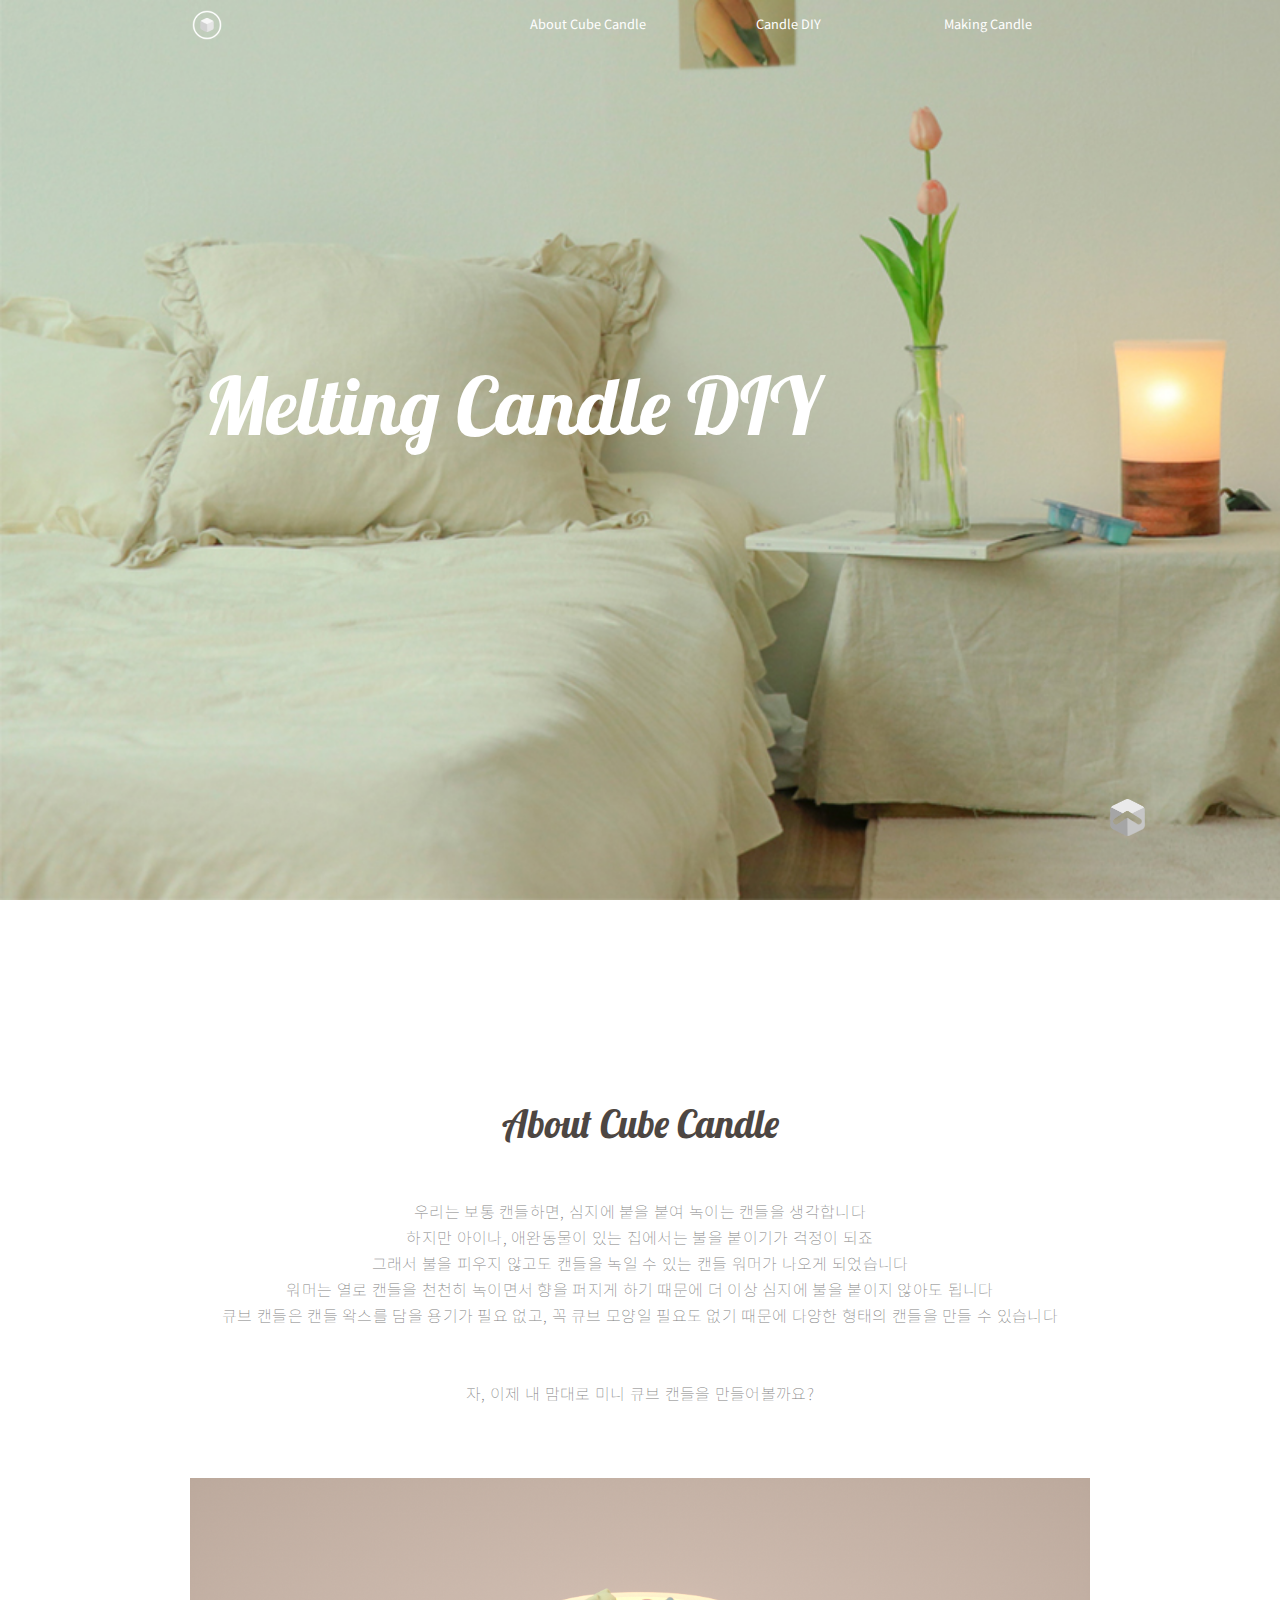
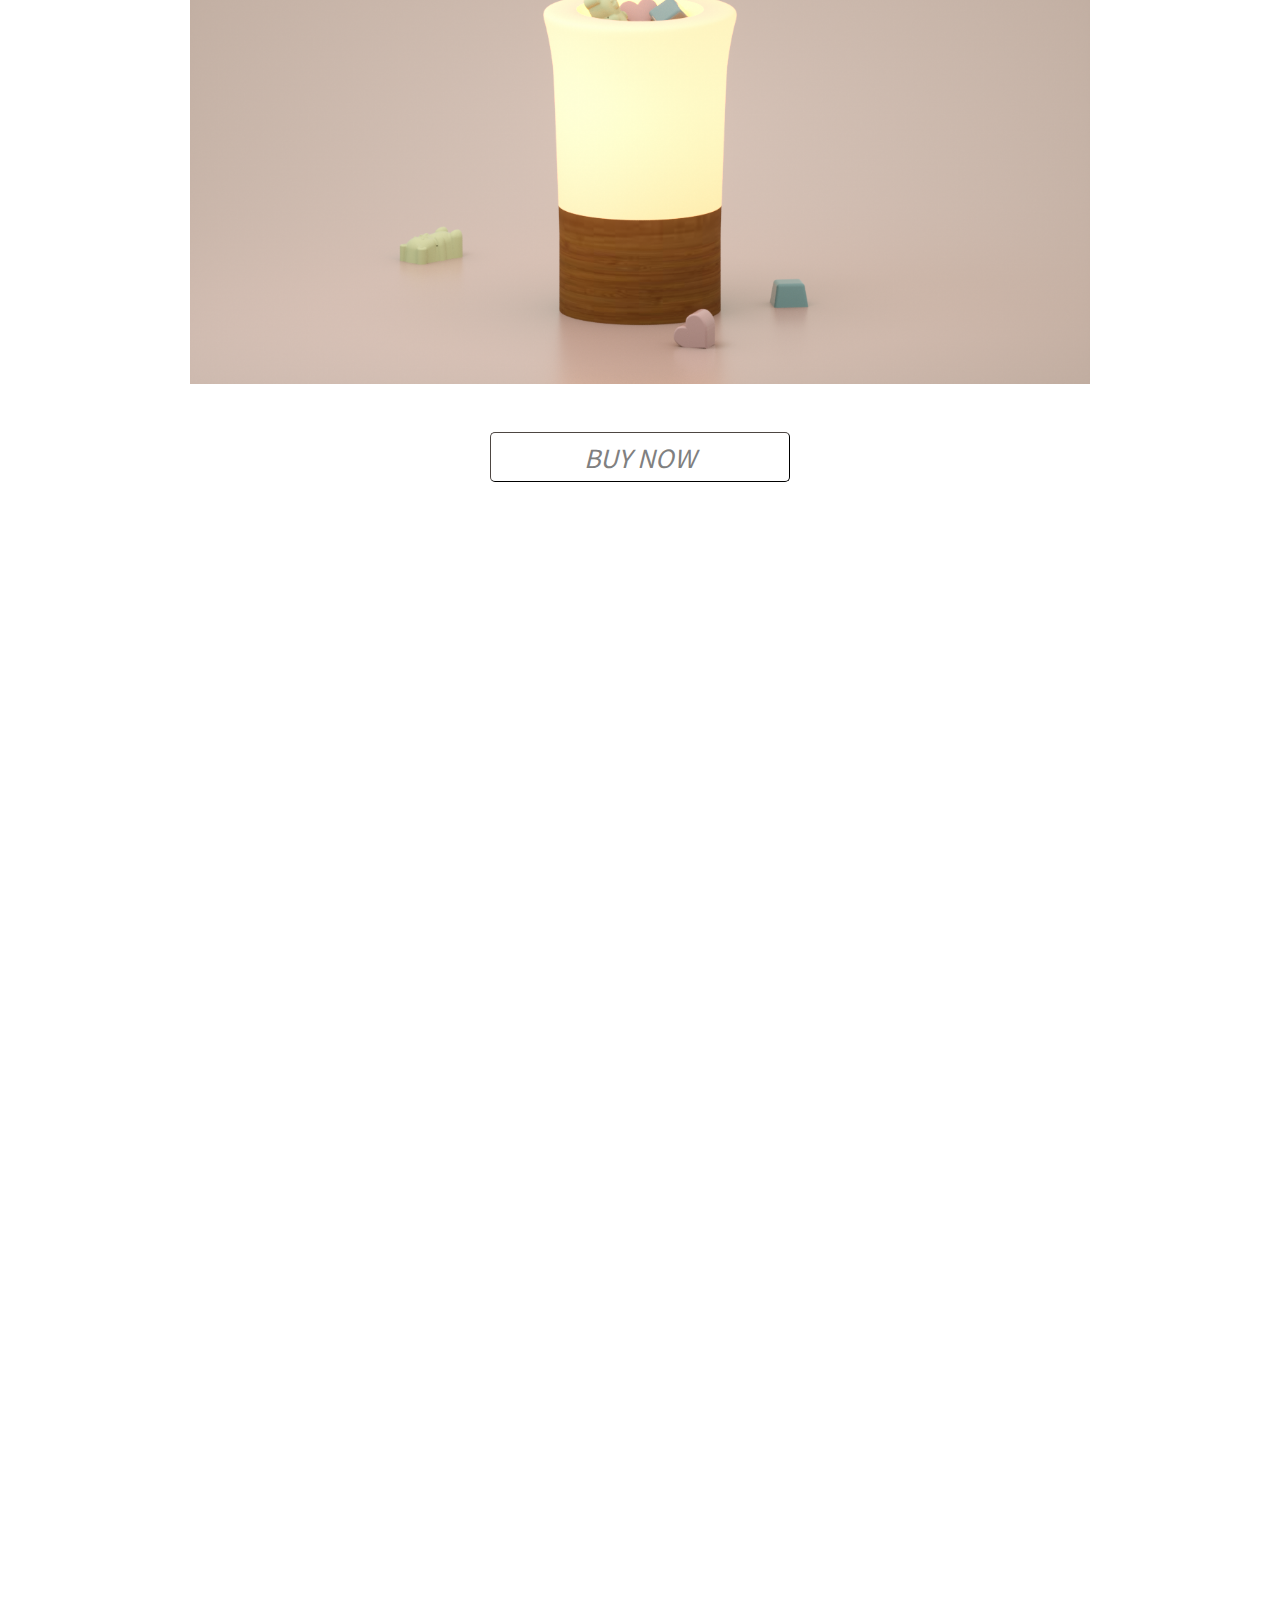
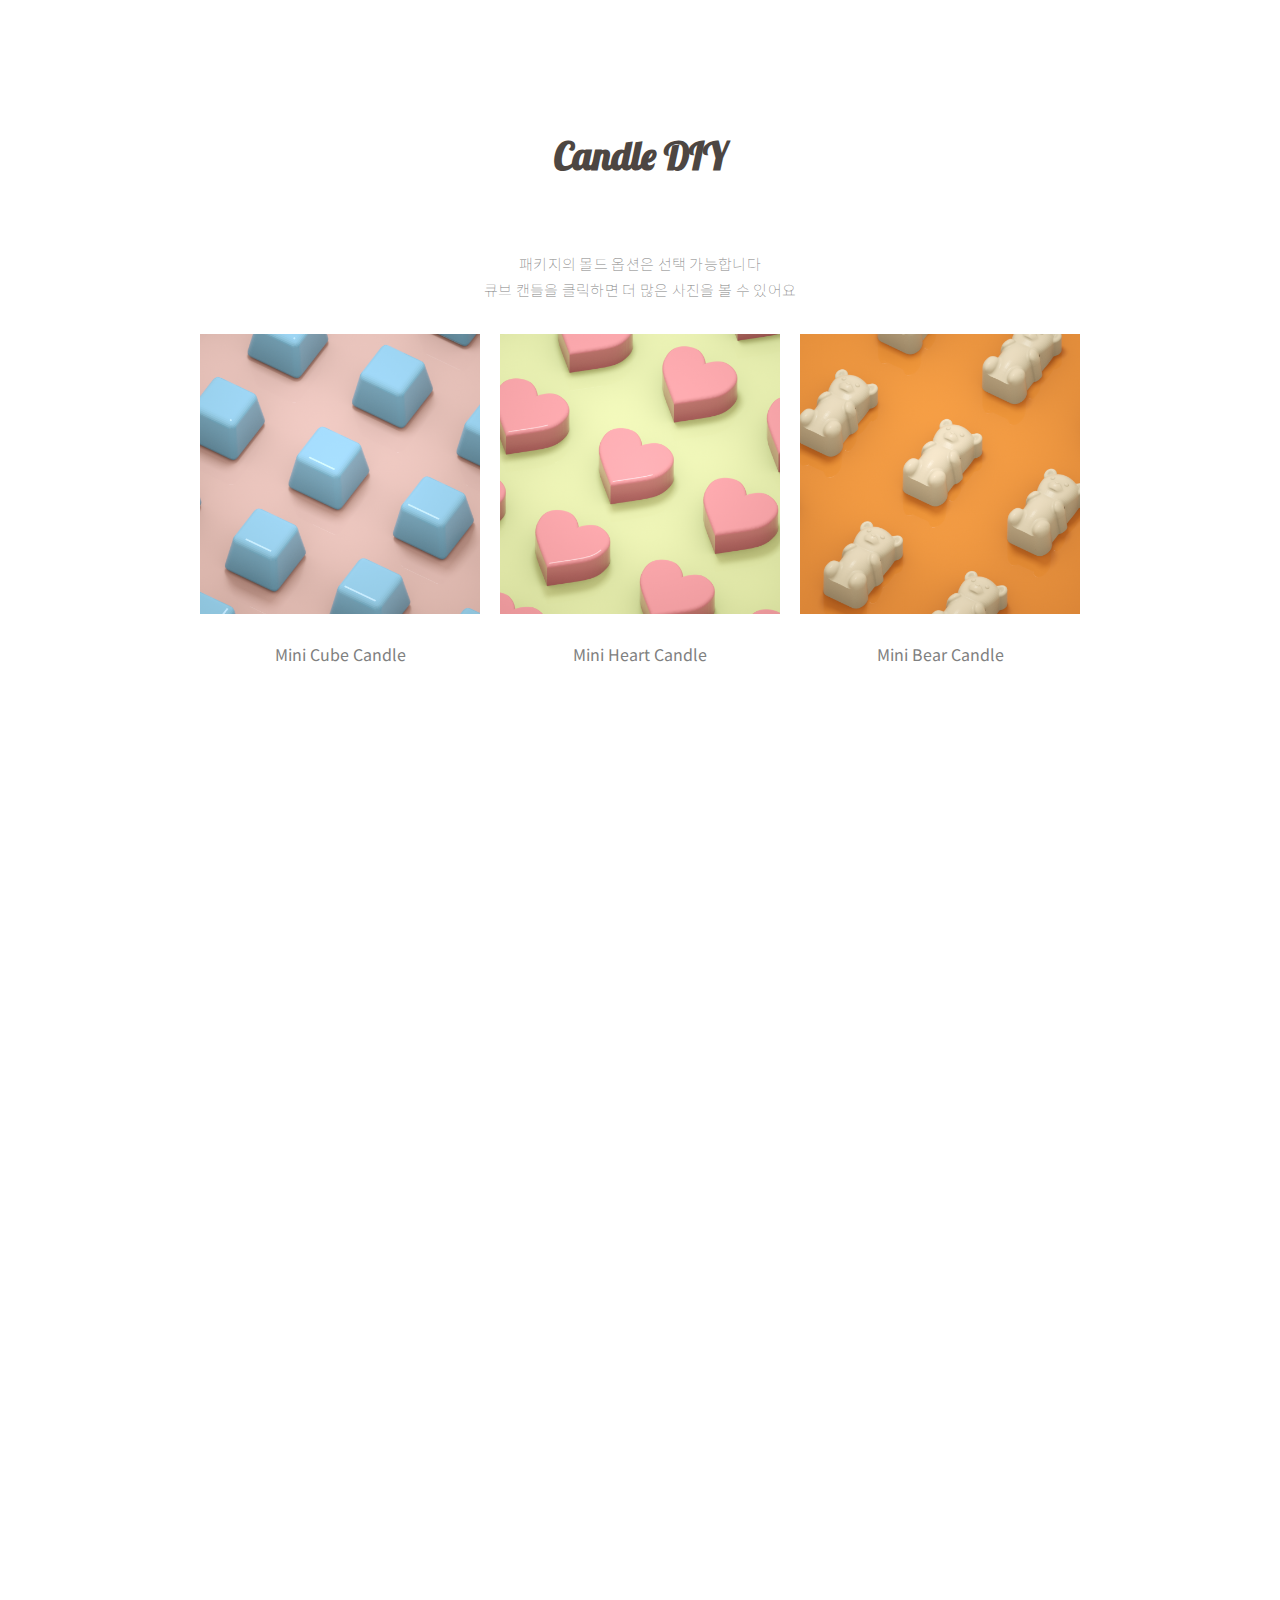
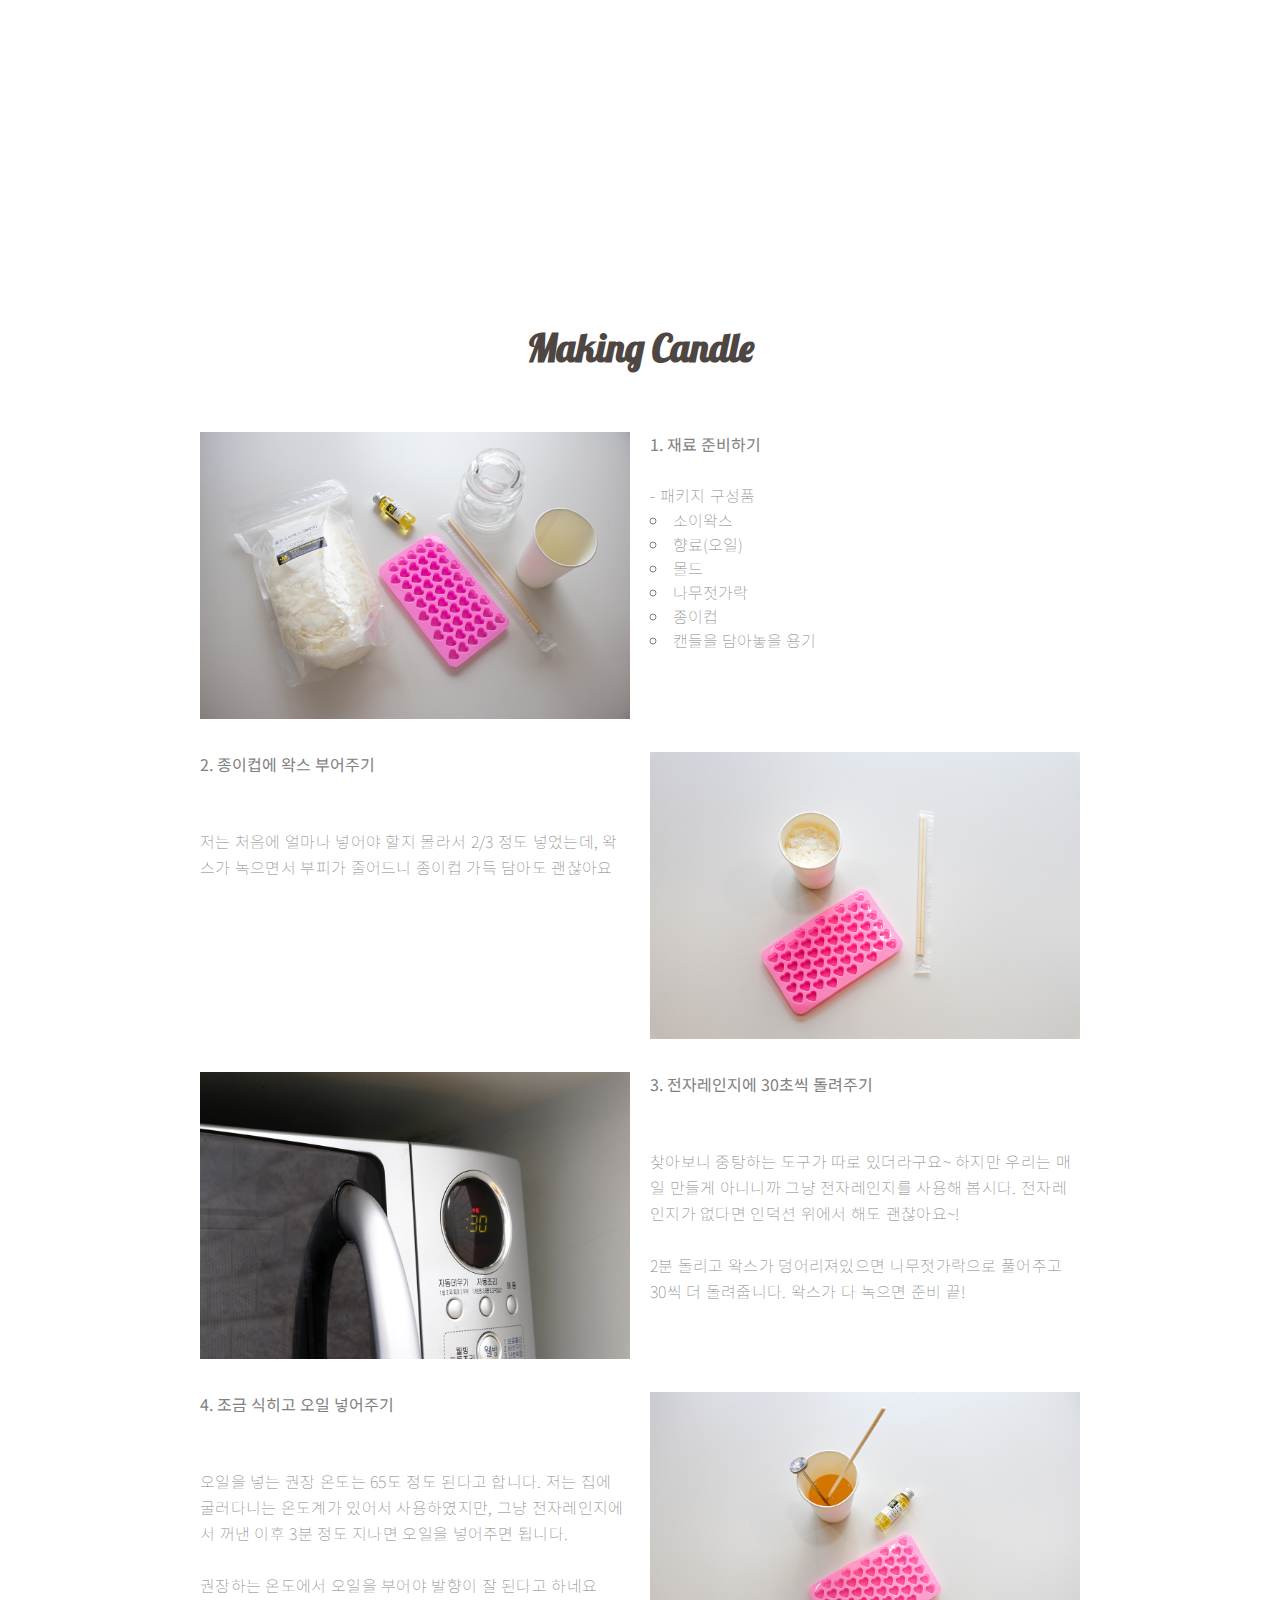
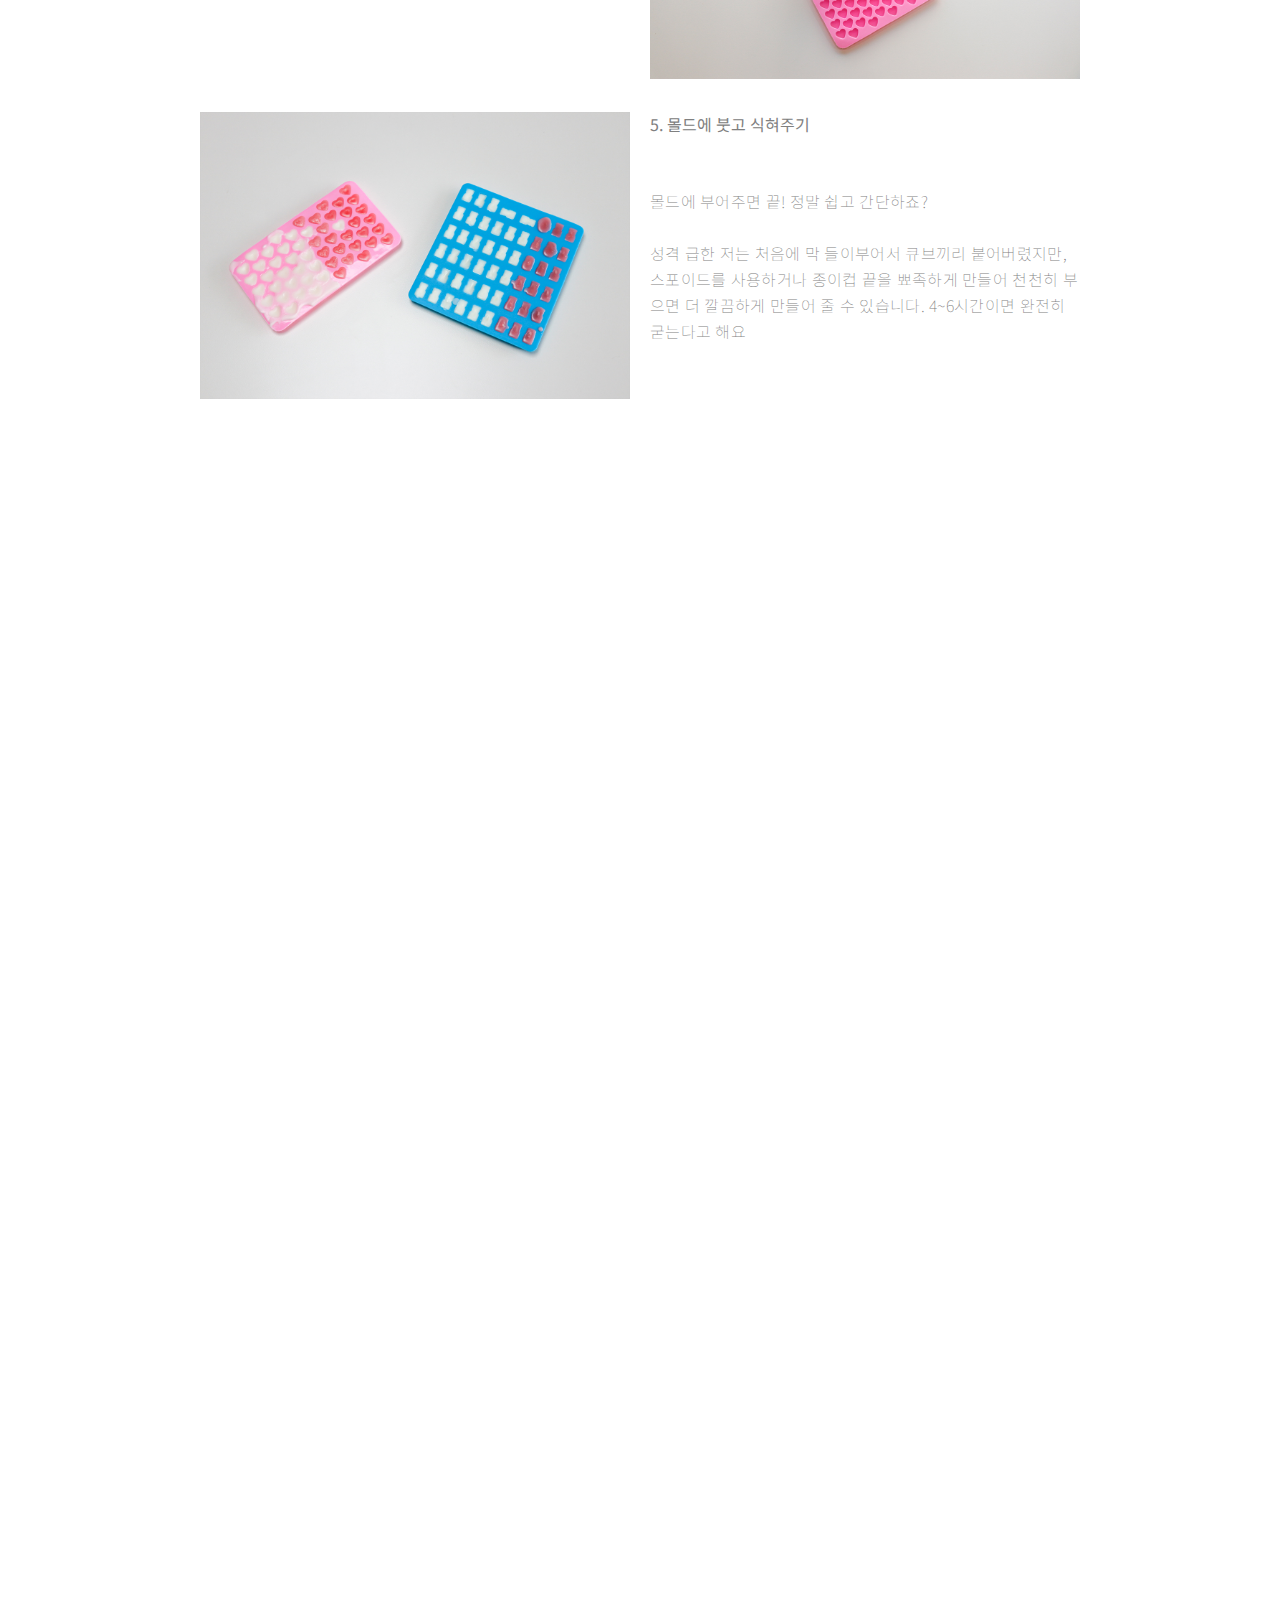
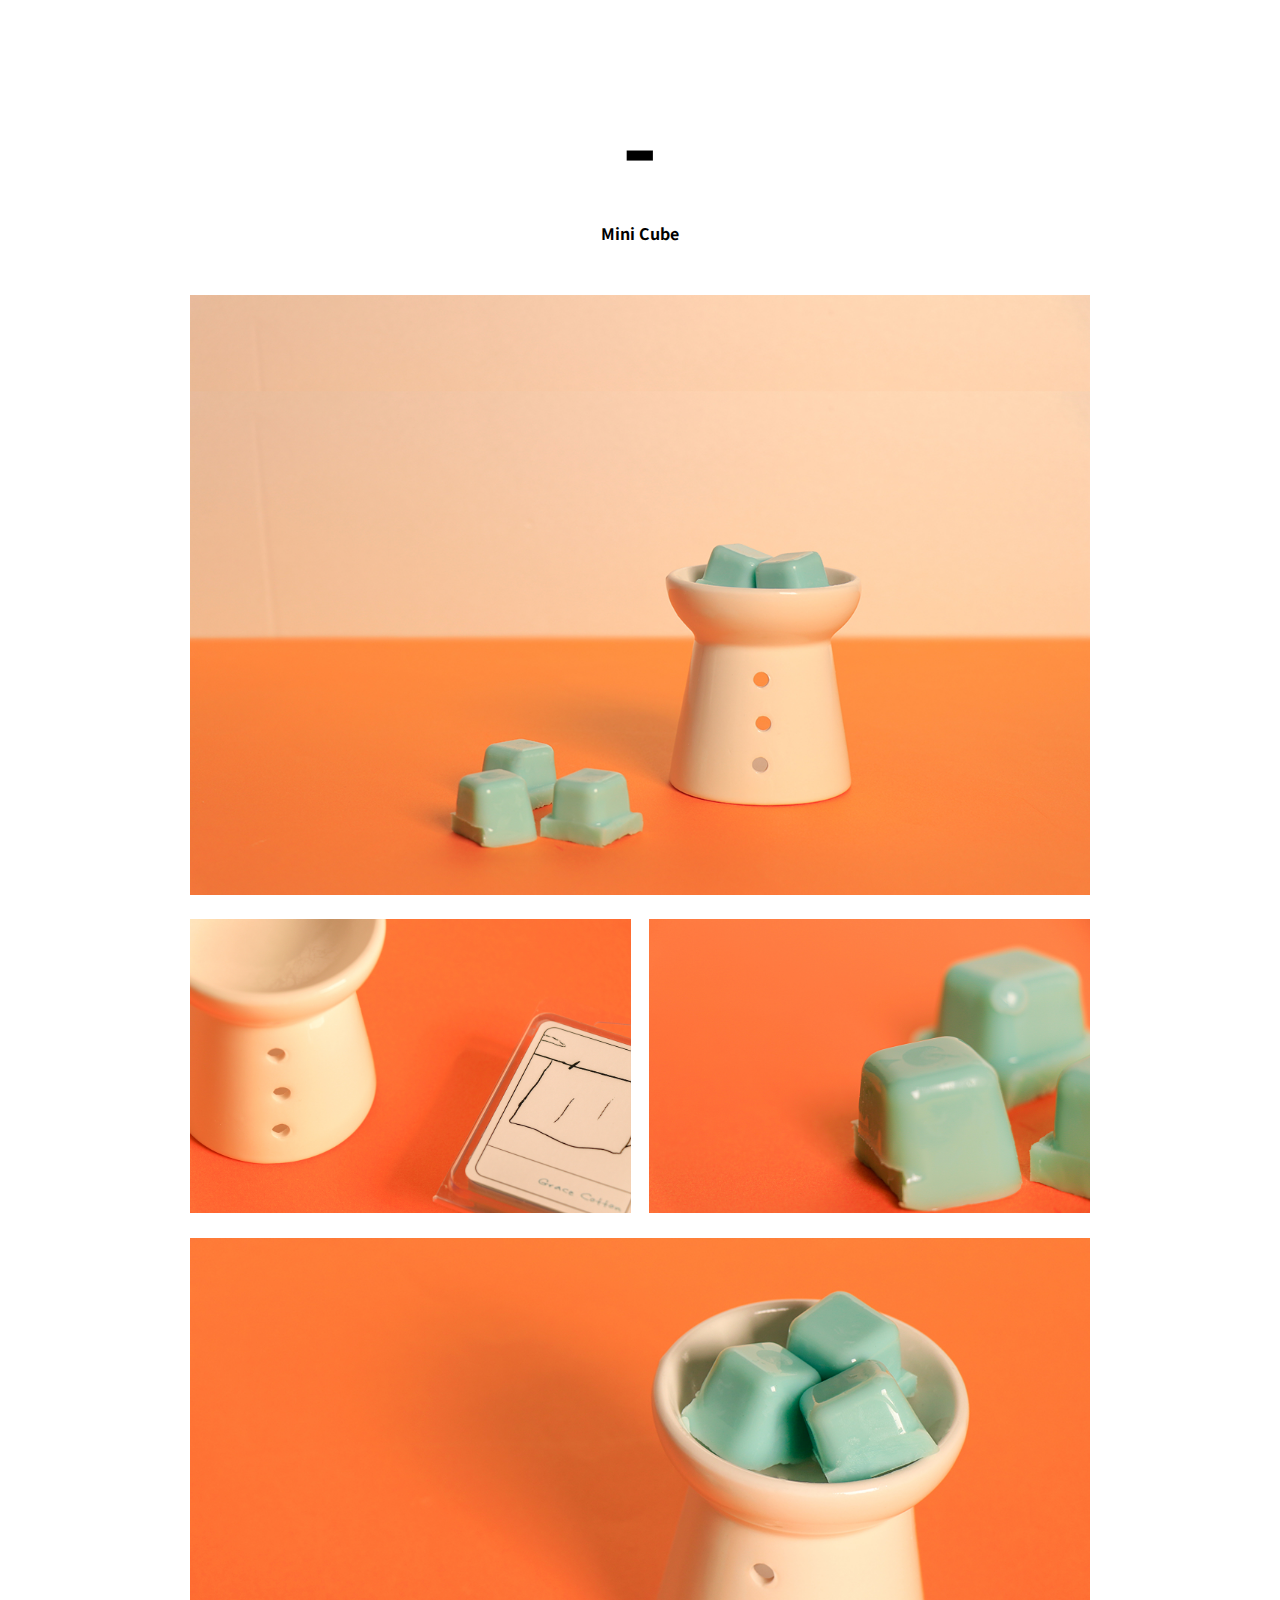
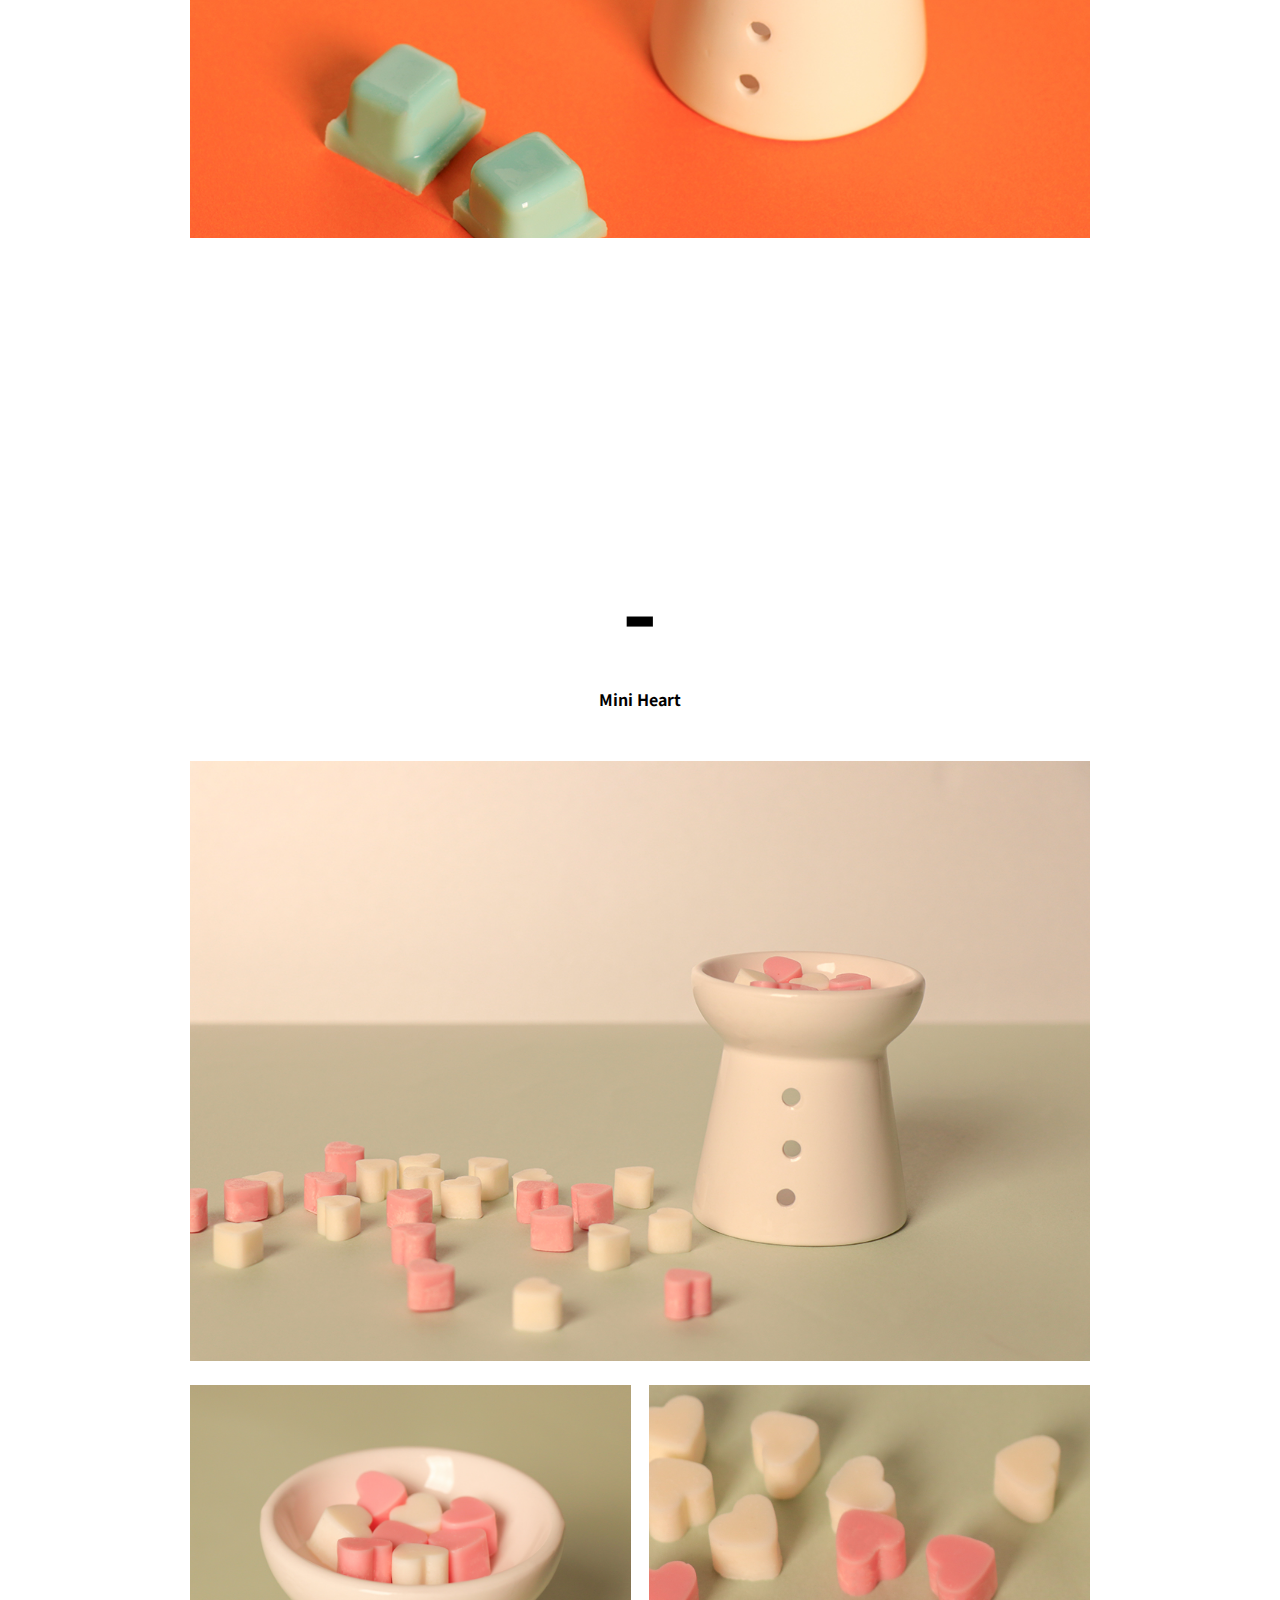
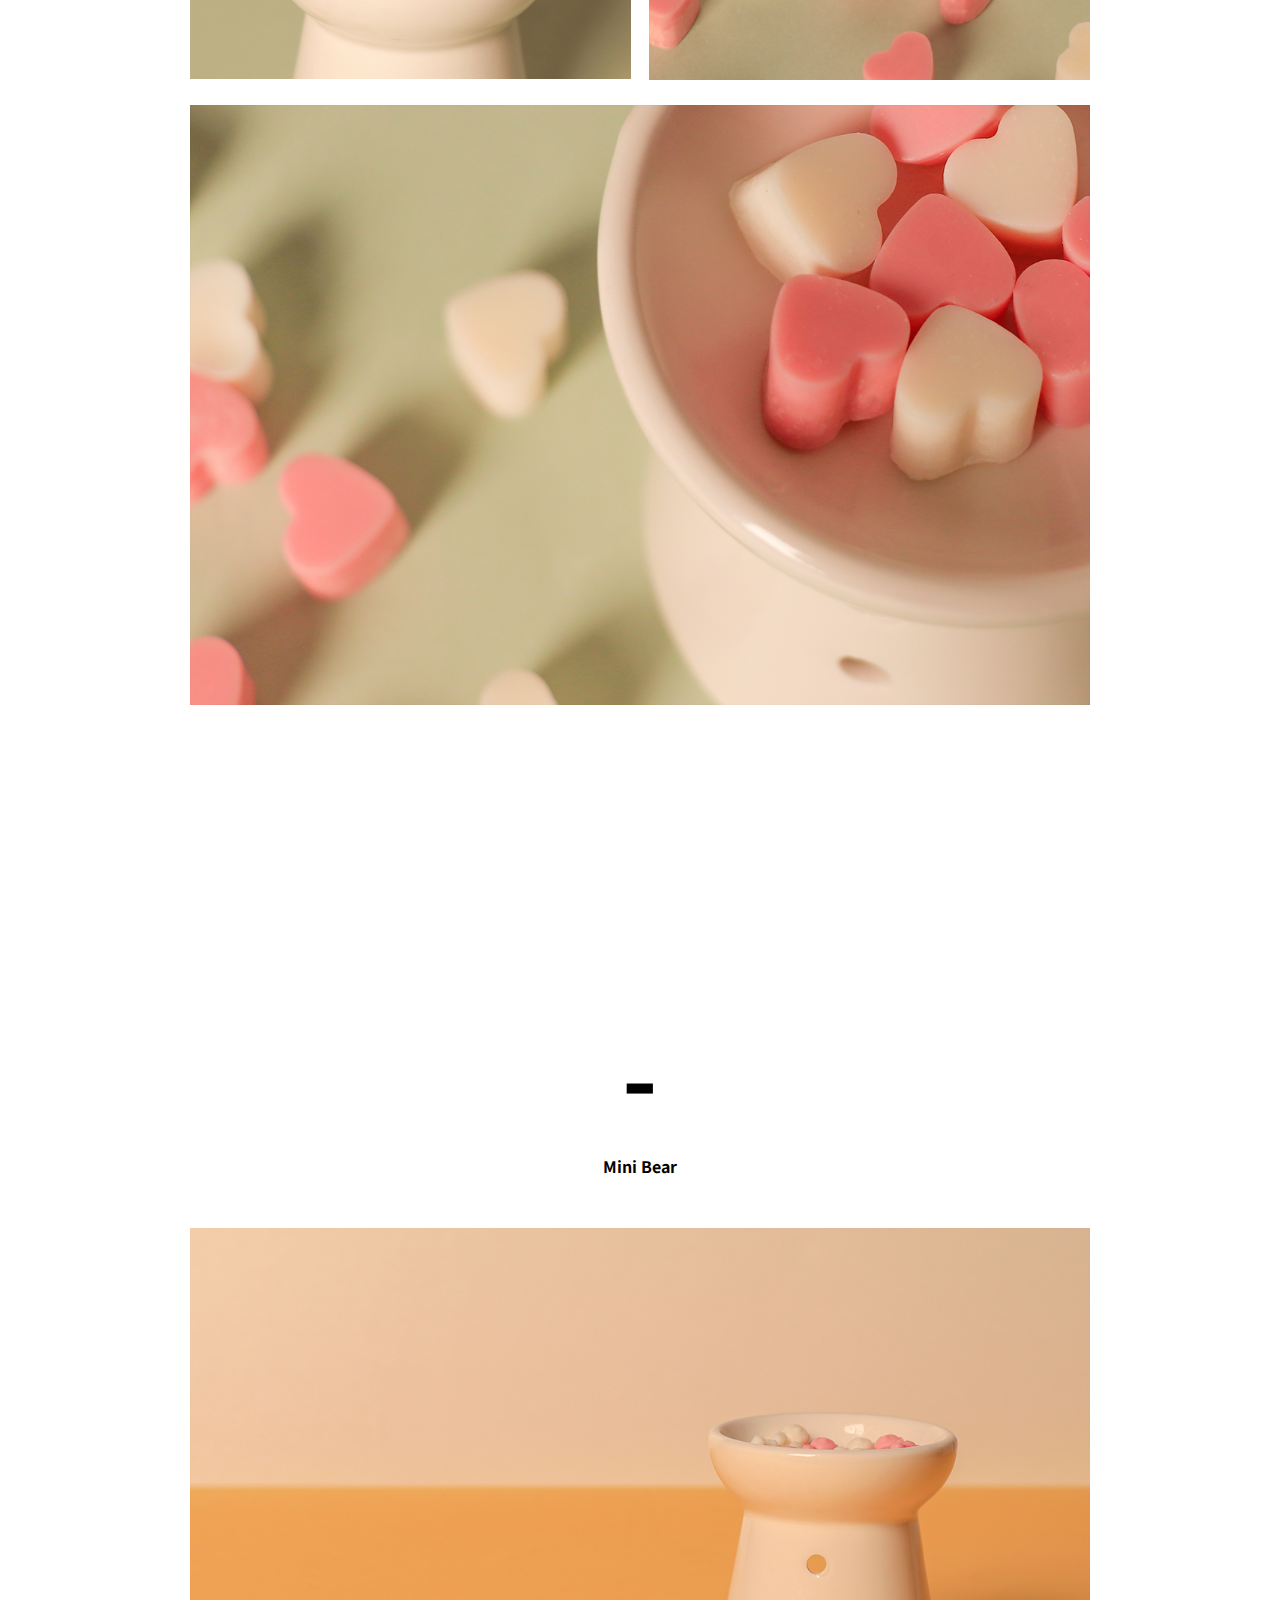
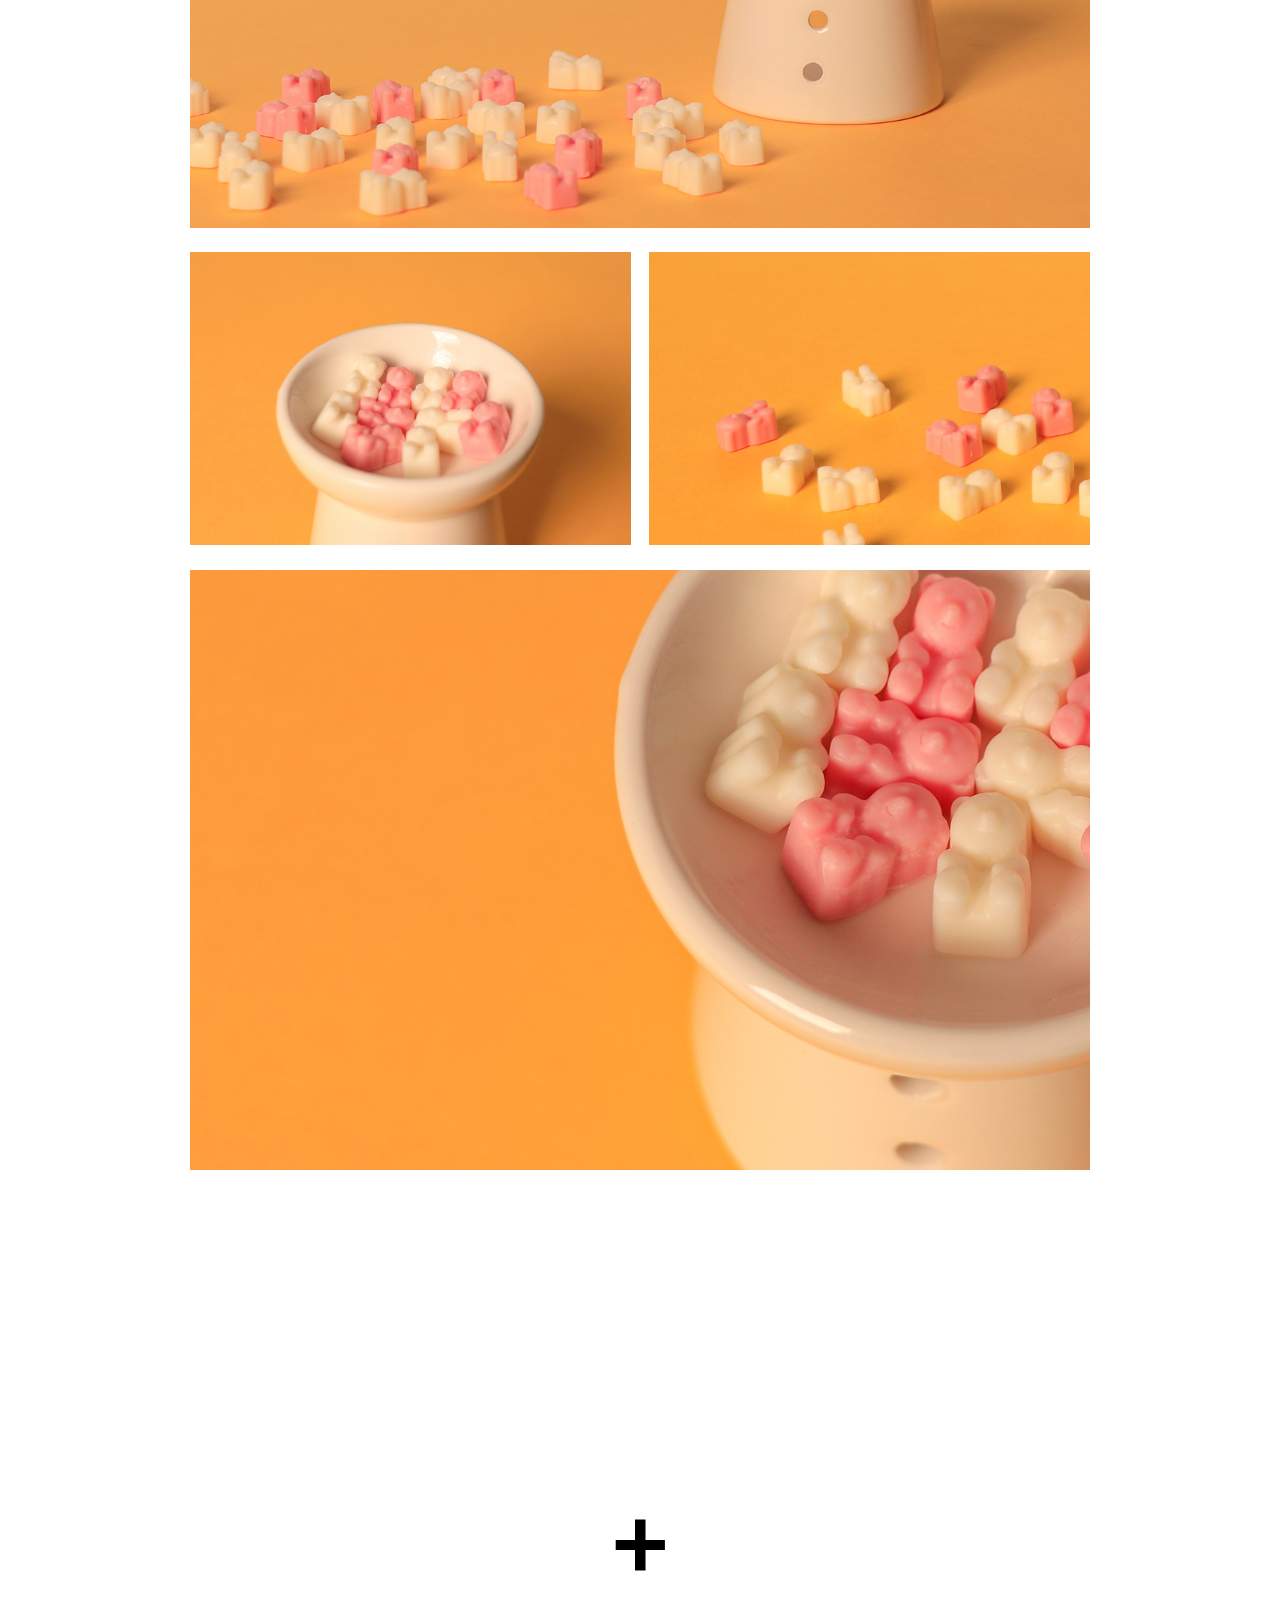
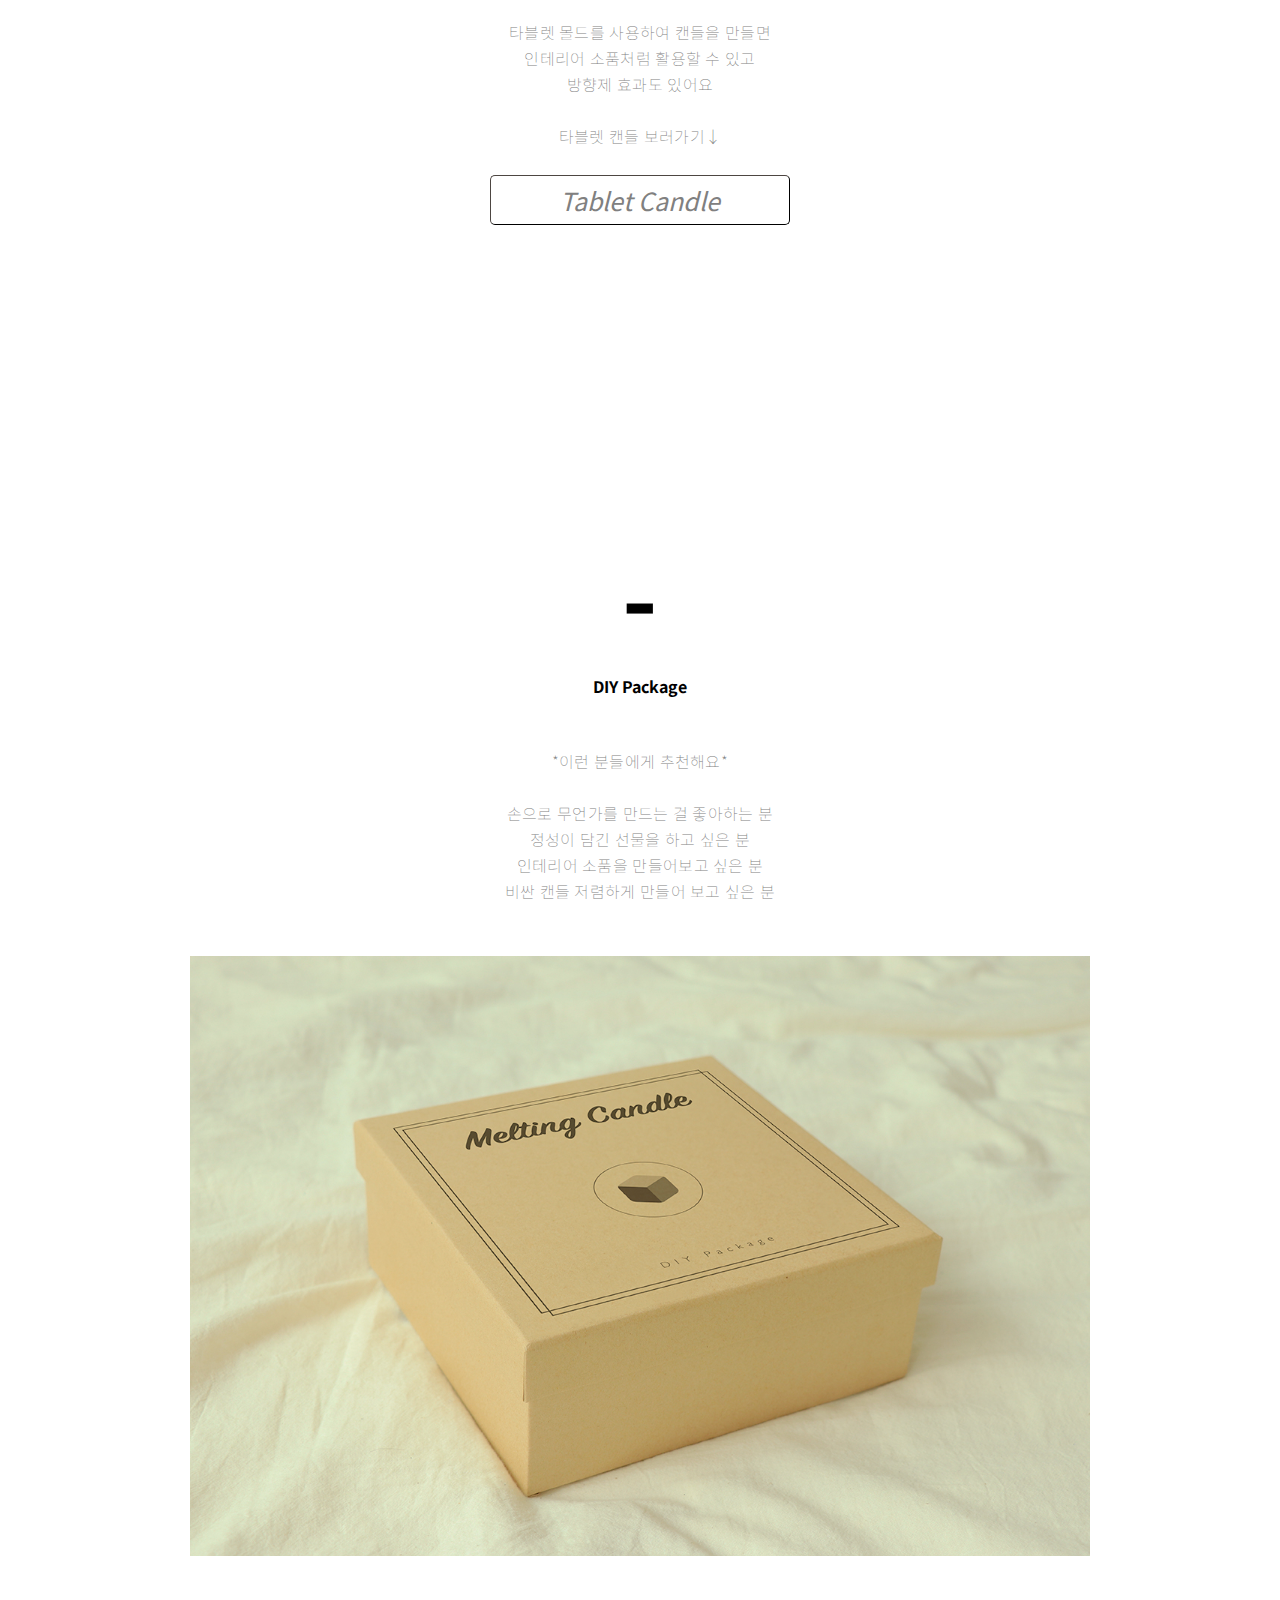
<file: index.html>
<!DOCTYPE html>
<html>
<head>
	<title>2만원의 행복</title>
	<meta name="description" content="나만의 DIY Melting Candle 만들기!">
	<mata property="og:type" content="website">
	<mata property="og:url" content="https://jinju8275.github.io/2020-5-15-jinju/">
	<mata property="og:image" content="./img/img1.jpg">
	<mata property="og:title" content="Melting Candle DIY">
	<mata property="og:discripyion" content="나만의 DIY Melting Candle만들기!">



	<link href="https://fonts.googleapis.com/css?family=Noto+Sans+KR:300,400,500,700,900&display=swap&subset=korean" rel="stylesheet">
	
	<link href="https://fonts.googleapis.com/css2?family=Lobster&display=swap" rel="stylesheet">

	<link rel="shortcut icon" href="favicon.ico" type="image/x-icon">
	<link rel="icon" href="favicon.ico" type="image/x-icon">

	<link rel="stylesheet" type="text/css" href="./css/style.css">
	

</head>
<body>
	
	<header class="bg-header">
		<nav>
		<div class="logo">
			<a href="index.html">
				<img src="./img/img0.png">
			</a>
		</div>
		<ul>
			<li>
				<a href="#d1">About Cube Candle</a>
			</li>
			<li>
				<a href="#d2">Candle DIY</a>
			</li>
			<li>
				<a href="#d3">Making Candle</a>
			</li>
		</ul>
		</nav>
		<h1>Melting Candle DIY</h1>
	</header>
	<section id="d1">
		<h2>About Cube Candle</h2>
		<div class="f-section">
		<p class="korean">우리는 보통 캔들하면, 심지에 붙을 붙여 녹이는 캔들을 생각합니다<br>하지만 아이나, 애완동물이 있는 집에서는 불을 붙이기가 걱정이 되죠<br>그래서 불을 피우지 않고도 캔들을 녹일 수 있는 캔들 워머가 나오게 되었습니다<br>워머는 열로 캔들을 천천히 녹이면서 향을 퍼지게 하기 때문에 더 이상 심지에 불을 붙이지 않아도 됩니다<br>큐브 캔들은 캔들 왁스를 담을 용기가 필요 없고, 꼭 큐브 모양일 필요도 없기 때문에 다양한 형태의 캔들을 만들 수 있습니다<br><br><br>자, 이제 내 맘대로 미니 큐브 캔들을 만들어볼까요?</p>
		<br>
		<br>
		<br>
			
		</div>
		<img src="./img/img2.png">

		<div class="btn-wrap">
			<br><br>
		<button class="btn1"><a href="index1.html">BUY NOW</a></button>
		</div>
			
	</section>

	<div class="band-banner1"></div>

	<section id="d2">
		<h3>Candle DIY</h3>
	<div class="s-section">
		<br>
		<p>패키지의 몰드 옵션은 선택 가능합니다<br>큐브 캔들을 클릭하면 더 많은 사진을 볼 수 있어요</p>
		<br>
	</div>
		<div class="item-wrap1">
			<div class="item1">
					<img src="./img/img4.png"/>
					<div class="image-cover">
						<p><a href="#m1">More Images</a></p>
					</div>
			</div>
			<div class="item1">
				<img src="./img/img5.png"/>
				<div class="image-cover">
					<p><a href="#m2">More Images</a></p>
				</div>
		</div>
			<div class="item1">
				<img src="./img/img6.png"/>
				<div class="image-cover">
					<p><a href="#m3">More Images</a></p>
				</div>
			</div>
		</div>
		<div class="item-wrap3">
			<div class="item3">
					Mini Cube Candle
			</div>
			<div class="item3">
				Mini Heart Candle
			</div>
			<div class="item3">
				Mini Bear Candle
			</div>
		</div>
	</section>
	<div class="band-banner2"></div>


	
	<section id="d3">
	<h3>Making Candle</h3>
		<div class="item-wrap2">
			<div class="item2">
				<img src="./img/img7.jpg"/>
			</div>
			<div class="item2">
				<h6>1. 재료 준비하기</h6>
				<p class="korean">
					<br>
					- 패키지 구성품</p>

					<ol>
						<li class="korean">소이왁스</li>
						<li class="korean">향료(오일)</li>
						<li class="korean">몰드</li>
						<li class="korean">나무젓가락</li>
						<li class="korean">종이컵</li>
						<li class="korean">캔들을 담아놓을 용기</li>
					</ol>

			</div>
		</div>

		<div class="item-wrap2">
			<div class="item2">
				<h6>2. 종이컵에 왁스 부어주기</h6>
				<p class="korean">
					<br><br>저는 처음에 얼마나 넣어야 할지 몰라서 2/3 정도 넣었는데, 왁스가 녹으면서 부피가 줄어드니 종이컵 가득 담아도 괜찮아요</p>
			</div>
			<div class="item2">
				<img src="./img/img8.jpg"/>
			</div>
		</div>

		<div class="item-wrap2">
			<div class="item2">
				<img src="./img/img9.jpg"/>
			</div>
			<div class="item2">
				<h6>3. 전자레인지에 30초씩 돌려주기</h6>
				<p class="korean"><br><br>찾아보니 중탕하는 도구가 따로 있더라구요~ 하지만 우리는 매일 만들게 아니니까 그냥 전자레인지를 사용해 봅시다. 전자레인지가 없다면 인덕션 위에서 해도 괜찮아요~!<br><br>2분 돌리고 왁스가 덩어리져있으면 나무젓가락으로 풀어주고 30씩 더 돌려줍니다. 왁스가 다 녹으면 준비 끝!</p>
			</div>
		</div>

		<div class="item-wrap2">
			<div class="item2">
				<h6>4. 조금 식히고 오일 넣어주기</h6>
				<p class="korean"><br><br>오일을 넣는 권장 온도는 65도 정도 된다고 합니다. 저는 집에 굴러다니는 온도계가 있어서 사용하였지만, 그냥 전자레인지에서 꺼낸 이후 3분 정도 지나면 오일을 넣어주면 됩니다.<br><br> 권장하는 온도에서 오일을 부어야 발향이 잘 된다고 하네요</p>
			</div>
			<div class="item2">
				<img src="./img/img10.jpg"/>
			</div>
		</div>

		<div class="item-wrap2">
			<div class="item2">
				<img src="./img/img11.jpg"/>
			</div>
			<div class="item2">
				<h6>5. 몰드에 붓고 식혀주기</h6>
				<p class="korean"><br><br>몰드에 부어주면 끝! 정말 쉽고 간단하죠?<br><br>성격 급한 저는 처음에 막 들이부어서 큐브끼리 붙어버렸지만, 스포이드를 사용하거나 종이컵 끝을 뾰족하게 만들어 천천히 부으면 더 깔끔하게 만들어 줄 수 있습니다. 4~6시간이면 완전히 굳는다고 해요</p>
			</div>
		</div>
	</section>
	<div class="band-banner3"></div>
	<section id="m1" class="m">
		<h4>-</h4>
		<h5>Mini Cube</h5>
		<img src="./img/img15.jpg">
		<br>
		<img src="./img/img17.jpg" style="width:49%; float:left;">
		<img src="./img/img16.jpg" style="width:49%; float:right;">
		<img src="./img/img18.jpg" style="padding-top: 25px;">
	</section>
	<section id="m2" class="m">
		<h4>-</h4>
		<h5>Mini Heart</h5>
		<img src="./img/img19.jpg">
		<br>
		<img src="./img/img21.jpg" style="width:49%; float:left;">
		<img src="./img/img22.jpg" style="width:49%; float:right;">
		<img src="./img/img20.jpg" style="padding-top: 25px;">
	</section>
	<section id="m3" class="m">
		<h4>-</h4>
		<h5>Mini Bear</h5>
		<img src="./img/img23.jpg">
		<br>
		<img src="./img/img25.jpg" style="width:49%; float:left;">
		<img src="./img/img26.jpg" style="width:49%; float:right;">
		<img src="./img/img24.jpg" style="padding-top: 25px;">
	</section>



	<section>

		<h4>+</h4>

		<div class="btn-wrap">
			<p class="korean">
			타블렛 몰드를 사용하여 캔들을 만들면<br>
			인테리어 소품처럼 활용할 수 있고<br>
			방향제 효과도 있어요<br><br>

			타블렛 캔들 보러가기↓<br><br>
			</p>
		<button class="btn2"><a href="index2.html">Tablet Candle</a></button>
		</div>


	</section>




	<section>
		<div class="final-section">
		<h4>-</h4>
		<h5>DIY Package</h5>
		<p>*이런 분들에게 추천해요*<br><br>
		손으로 무언가를 만드는 걸 좋아하는 분<br>
		정성이 담긴 선물을 하고 싶은 분<br>
		인테리어 소품을 만들어보고 싶은 분<br>
		비싼 캔들 저렴하게 만들어 보고 싶은 분<br><br><br>

			</p>
		</div>

		<img src="./img/img28.jpg">
		
	</section>
	<footer>
		<p><br><br><br><br><br><br><br><br><br><br><br><br><br><br><br><br>-<br>HKNU_Design_Jin Ju, Lee<br>wlswn8275@naver.com</p>
	</footer>
	<a style="display:scroll;
				position:fixed;
				bottom:60px;
				right:130px;" rel="nofollow"
		href="#" >
		<img src="./img/point1.png" style="width: 45px;height: 45px">
		</a>

</body>
</html>
</file>
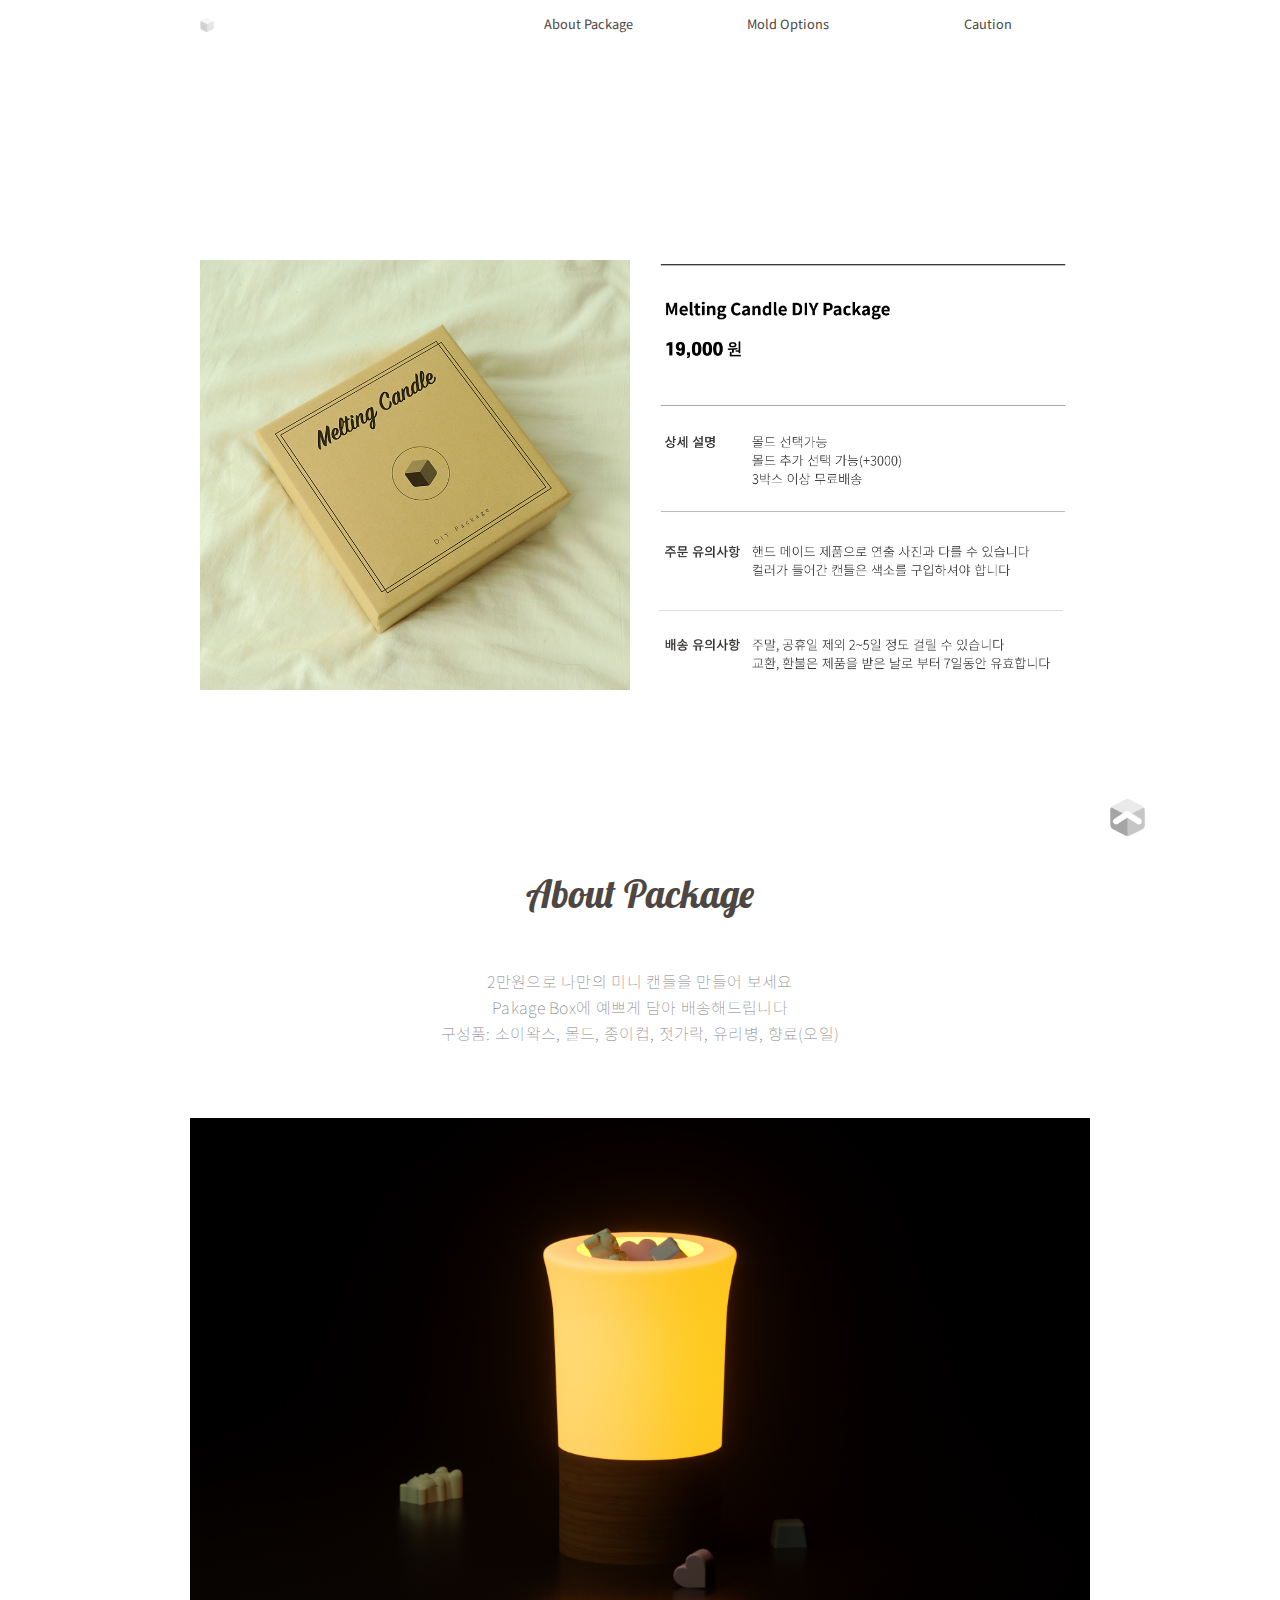
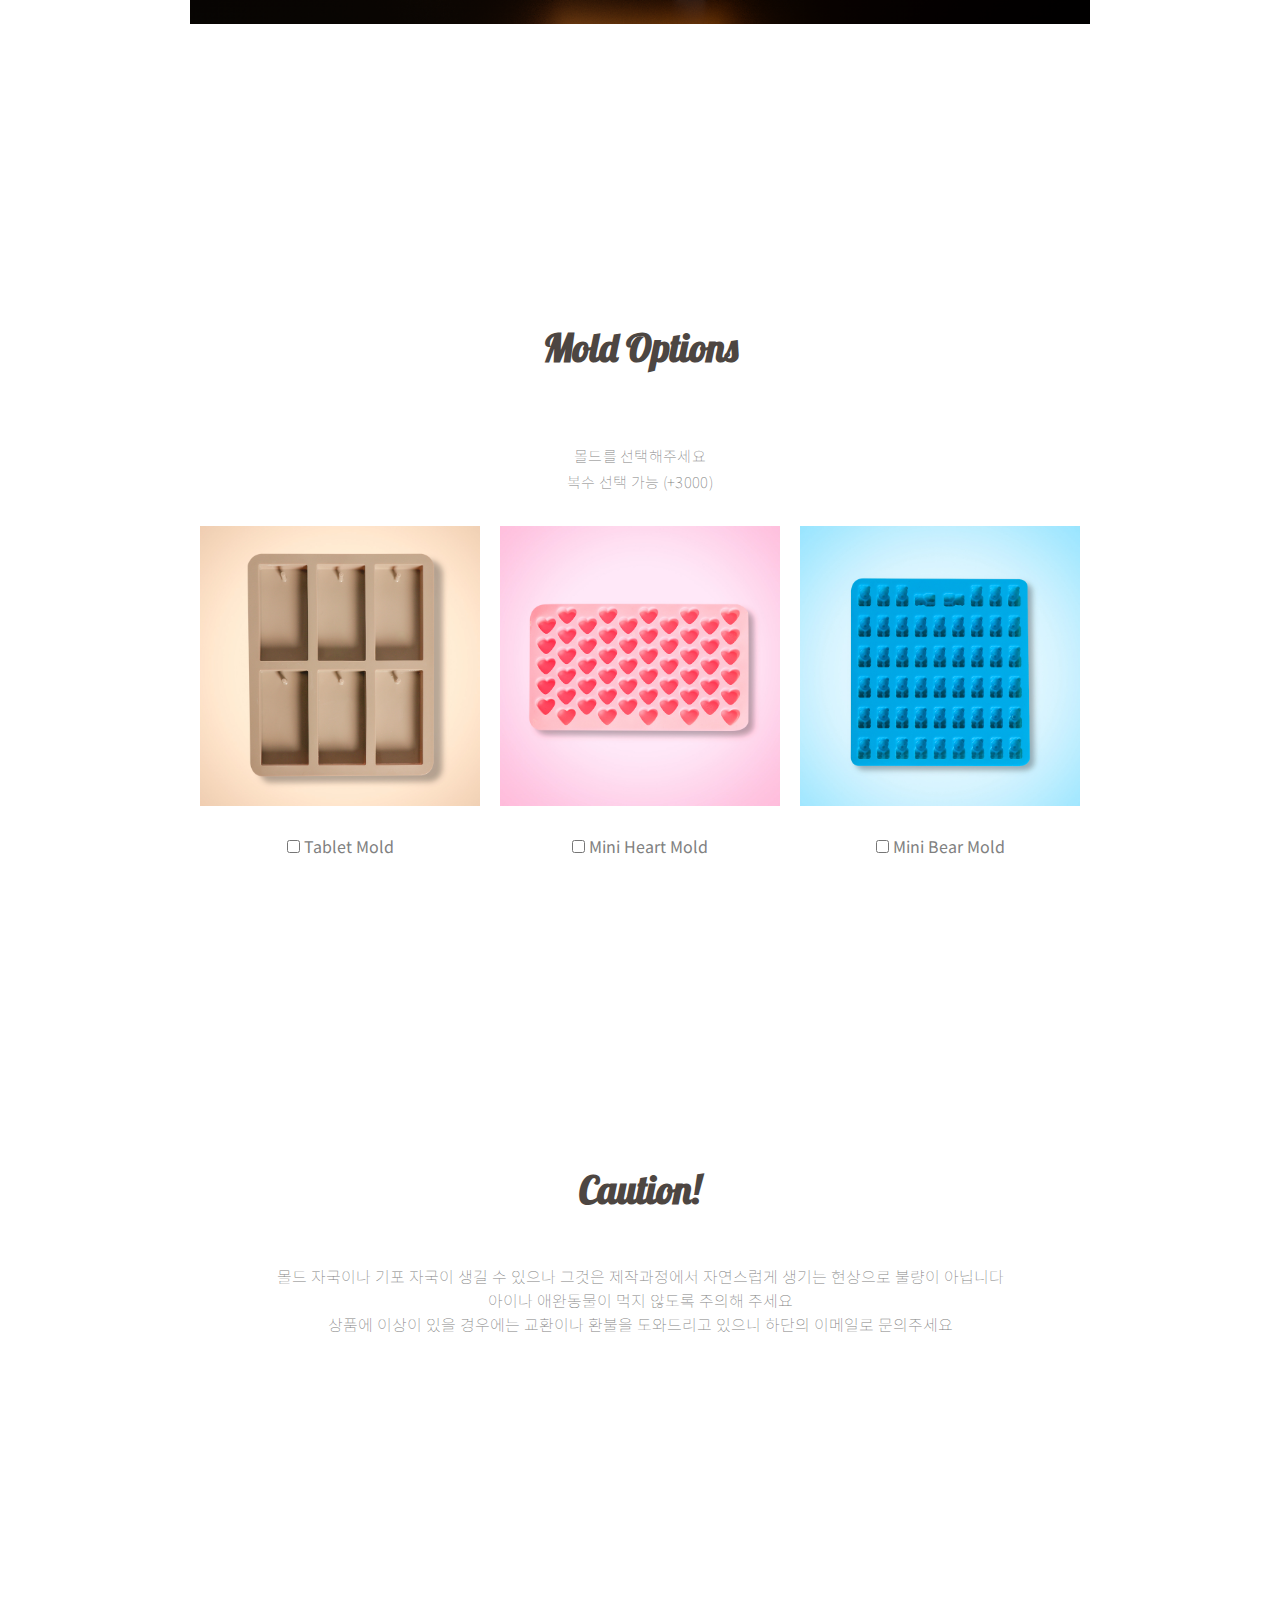
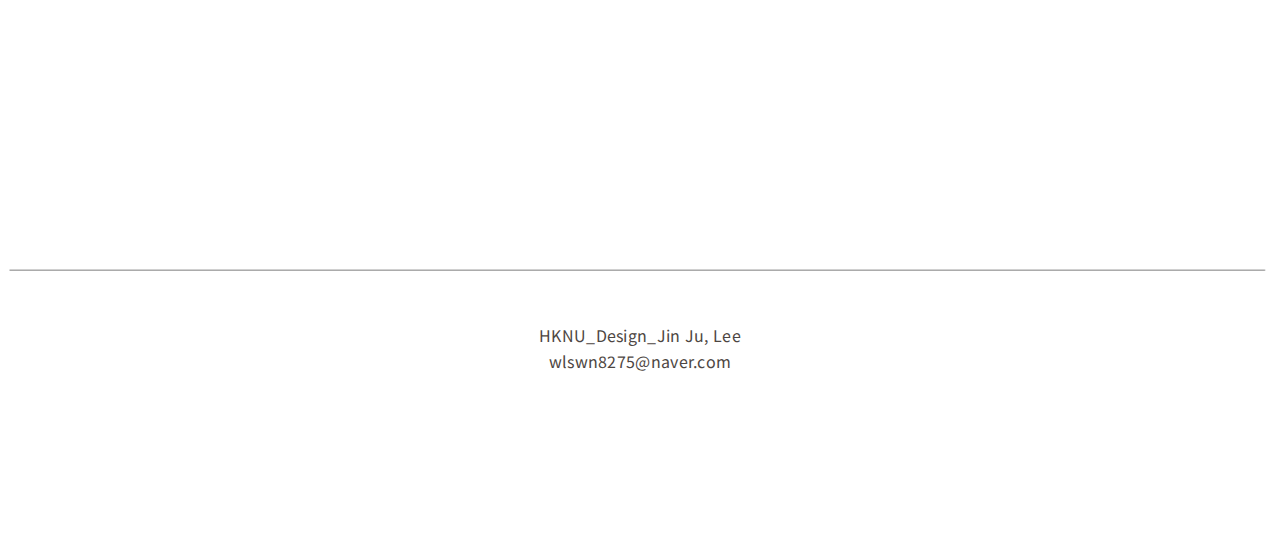
<file: index1.html>
<!DOCTYPE html>
<html>
<head>
	<title>2만원의 행복 구매하기</title>
	<link href="https://fonts.googleapis.com/css?family=Noto+Sans+KR:300,400,500,700,900&display=swap&subset=korean" rel="stylesheet">
	<link href="https://fonts.googleapis.com/css2?family=Lobster&display=swap" rel="stylesheet">

<link rel="stylesheet" type="text/css" href="./css/style2.css">


</head>

<body>
	
	<header>
		<nav>
		<div class="logo">
			<a href="index1.html">
				<img src="./img/img0.png">
			</a>
		</div>
		<ul>
			<li>
				<a href="#d1">About Package</a>
			</li>
			<li>
				<a href="#d2">Mold Options</a>
			</li>
			<li>
				<a href="#d3">Caution</a>
			</li>
		</ul>
		</nav>


	</header>

	<section>
		<div class="item-wrap2">
			<div class="item2">
				<img src="./img/img27.jpg"/>
			</div>
			<div class="item2">
				<img src="./img/img29.png"/>
			</div>
		</div>
	</section>




	<section id="d1">
		<h2>About Package</h2>
		<div class="f-section">
		<p class="korean">2만원으로 나만의 미니 캔들을 만들어 보세요
			<br>Pakage Box에 예쁘게 담아 배송해드립니다<br>
			구성품: 소이왁스, 몰드, 종이컵, 젓가락, 유리병, 향료(오일)
		</p>
		<br>
		<br>
		<br>
			
		</div>
		<img src="./img/img3.png">
			
	</section>





	<div class="band-banner1"></div>

	<section id="d2">
		<h3>Mold Options</h3>
	<div class="s-section">
		<br>
		<p>몰드를 선택해주세요<br>
		복수 선택 가능 (+3000)</p>
		<br>
	</div>
		<div class="item-wrap1">
			<div class="item1">
					<img src="./img/img4.jpg"/>
					
			</div>
			<div class="item1">
				<img src="./img/img5.jpg"/>
				
		</div>
			<div class="item1">
				<img src="./img/img6.jpg"/>
				
			</div>
		</div>
		<div class="item-wrap3">
			<div class="item3">
				<input type="checkbox" id="ck1">
				<label for="ck1">Tablet Mold</label>
		
			</div>
			<div class="item3">
				<input type="checkbox" id="ck1">
				<label for="ck1">Mini Heart Mold</label>
				
			</div>
			<div class="item3">
				<input type="checkbox" id="ck1">
				<label for="ck1">Mini Bear Mold</label>
			
			</div>
					
		</div>
	</section>
	





	<section id="d3">

	<h3>Caution!</h3>

	<div class="f-section">
	몰드 자국이나 기포 자국이 생길 수 있으나 그것은 제작과정에서 자연스럽게 생기는 현상으로 불량이 아닙니다<br>
	아이나 애완동물이 먹지 않도록 주의해 주세요<br>
	상품에 이상이 있을 경우에는 교환이나 환불을 도와드리고 있으니 하단의 이메일로 문의주세요<br>

	
		
	</section>
	</div>







	<footer>
		<p><br><br><br><br><br><br><br><br>
			<img src="./img/img30.png">
			<br>HKNU_Design_Jin Ju, Lee<br>wlswn8275@naver.com</p>
	</footer>
	<a style="display:scroll;
				position:fixed;
				bottom:60px;
				right:130px;" rel="nofollow"
		href="#" >
		<img src="./img/point1.png" style="width: 45px;height: 45px">
		</a>

</body>
</html>
</file>
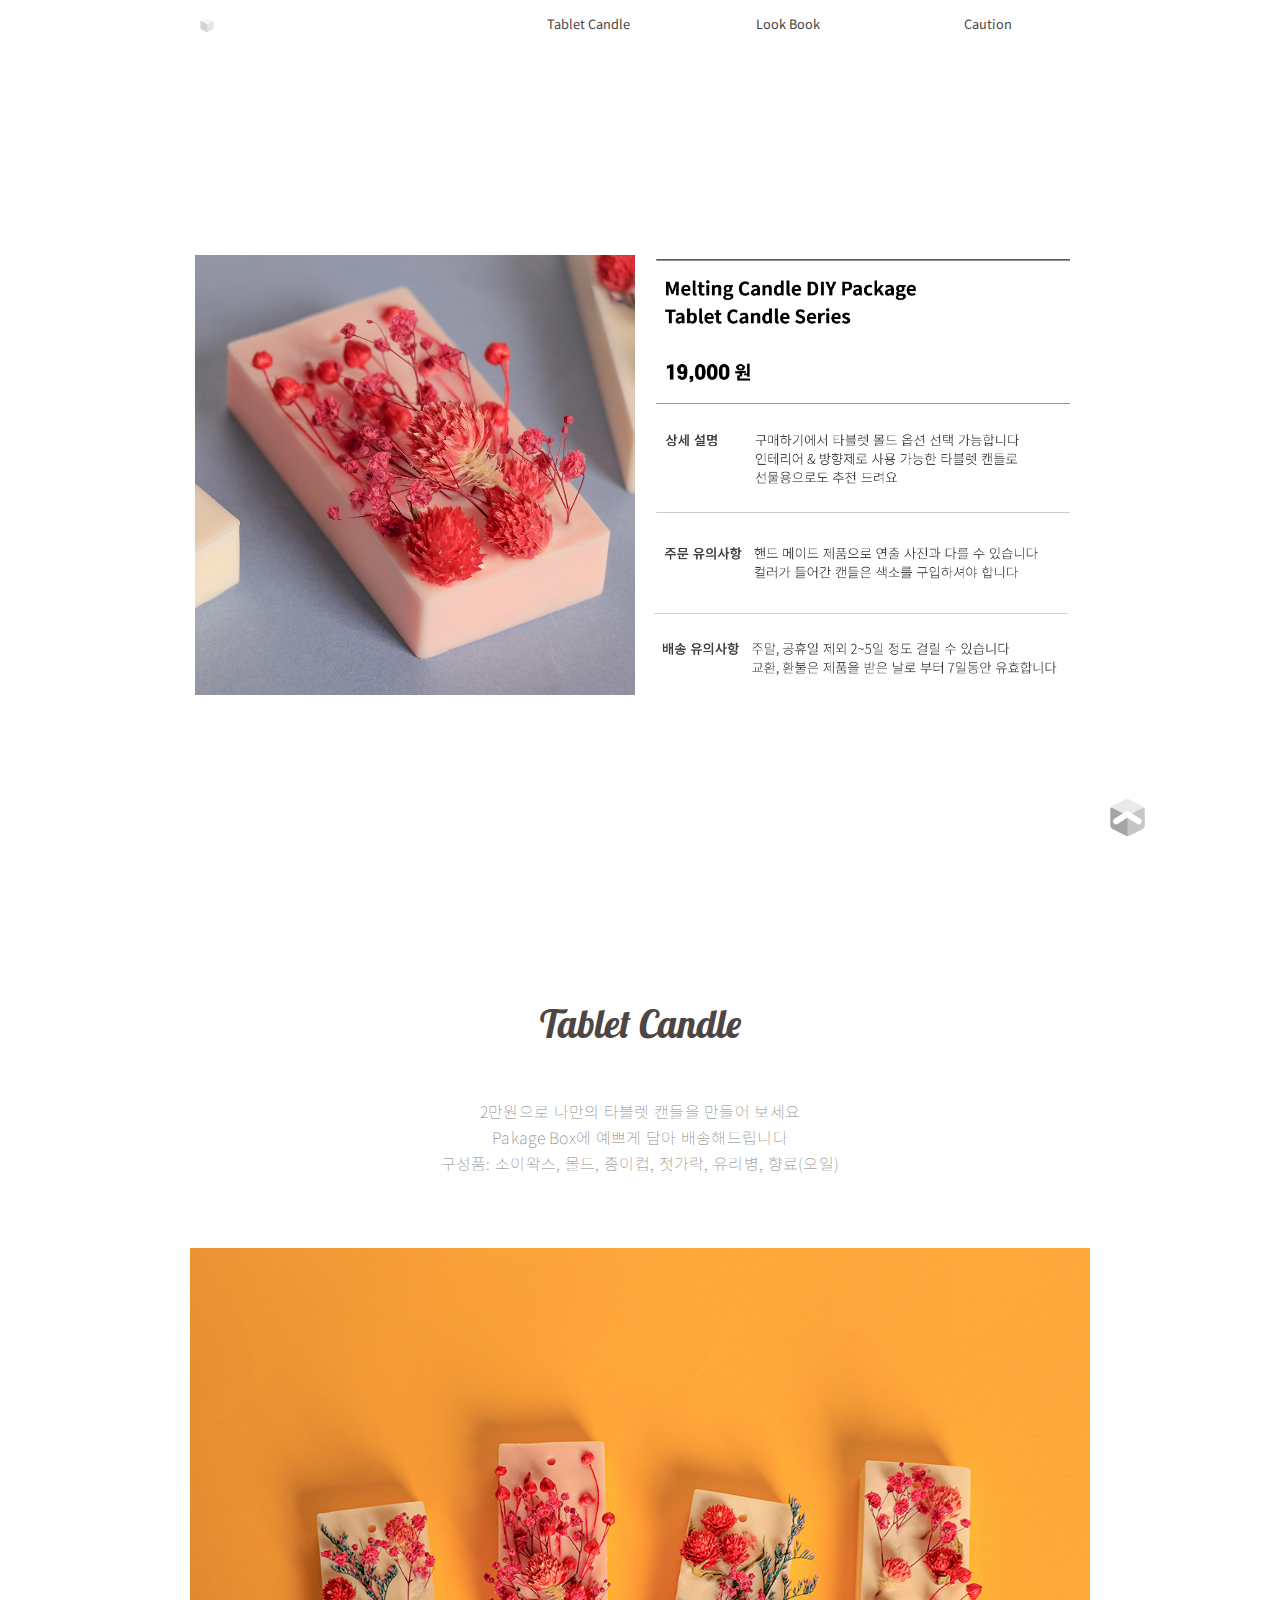
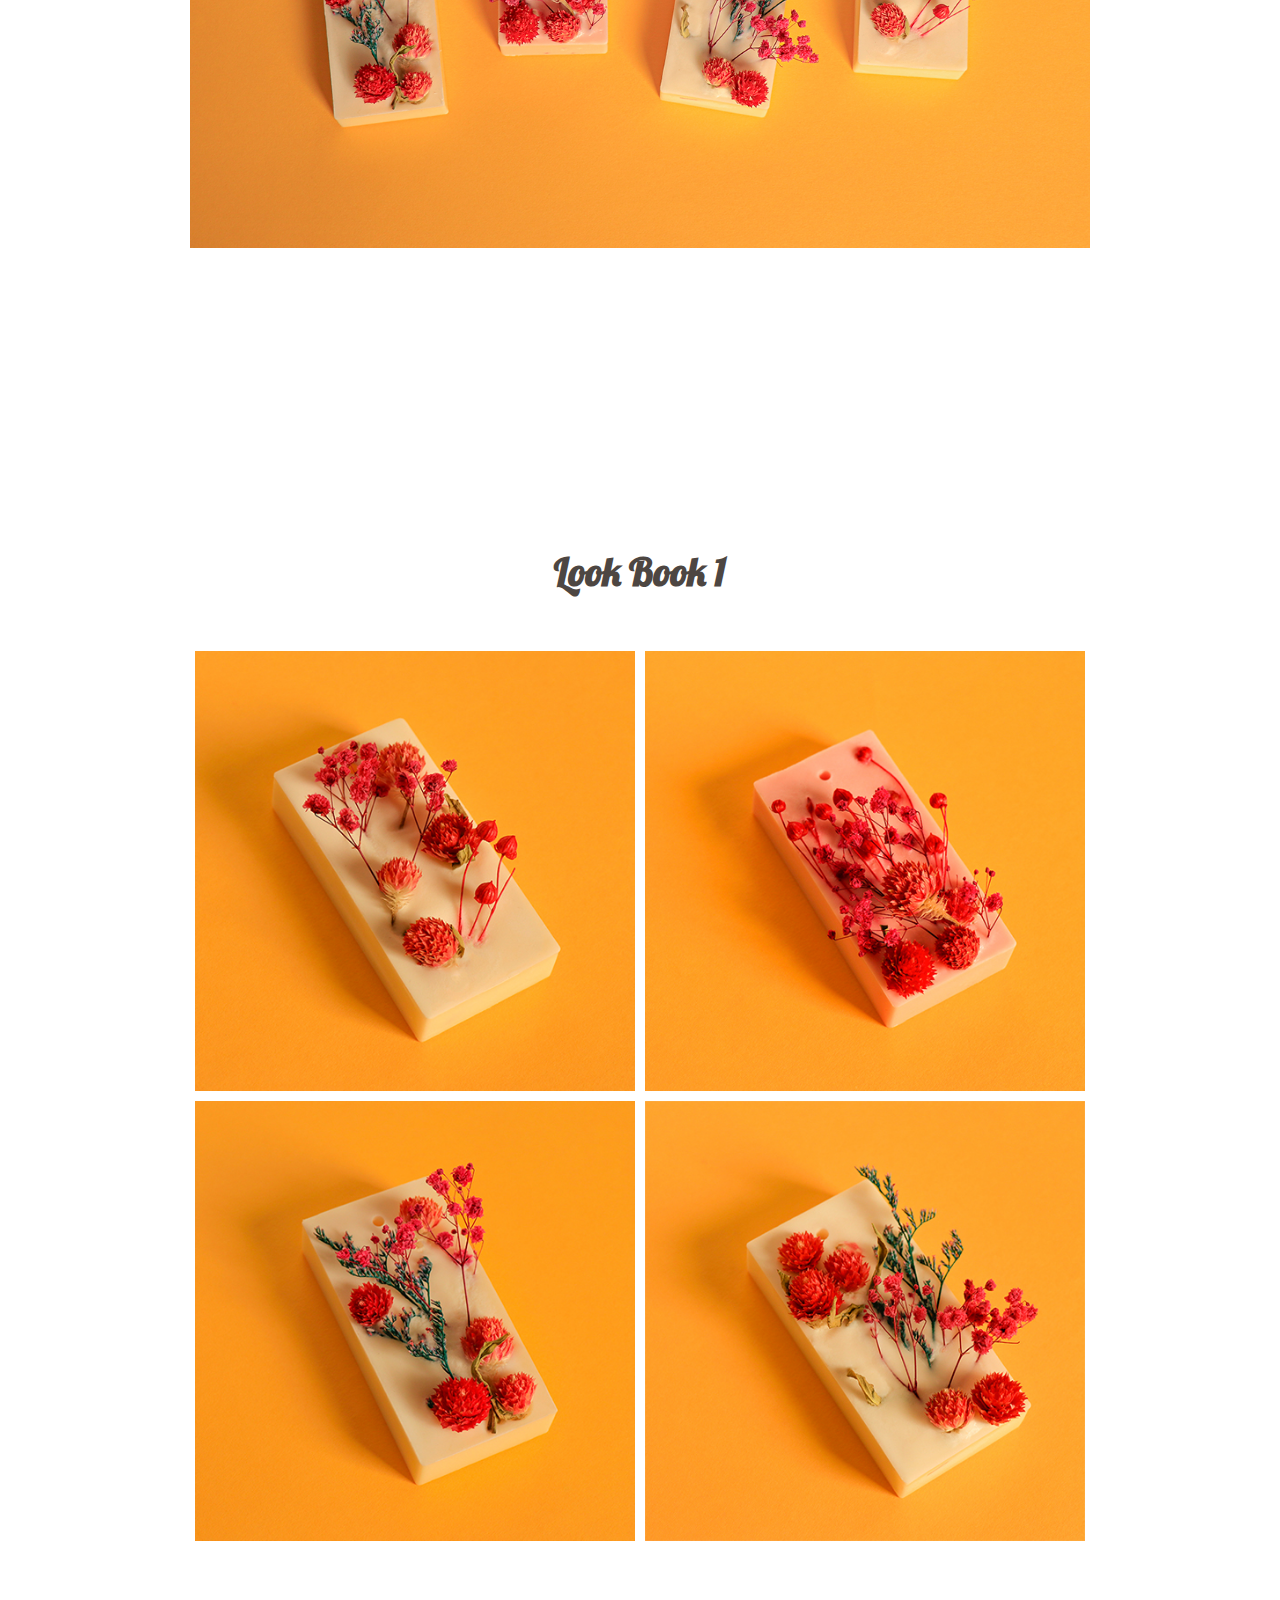
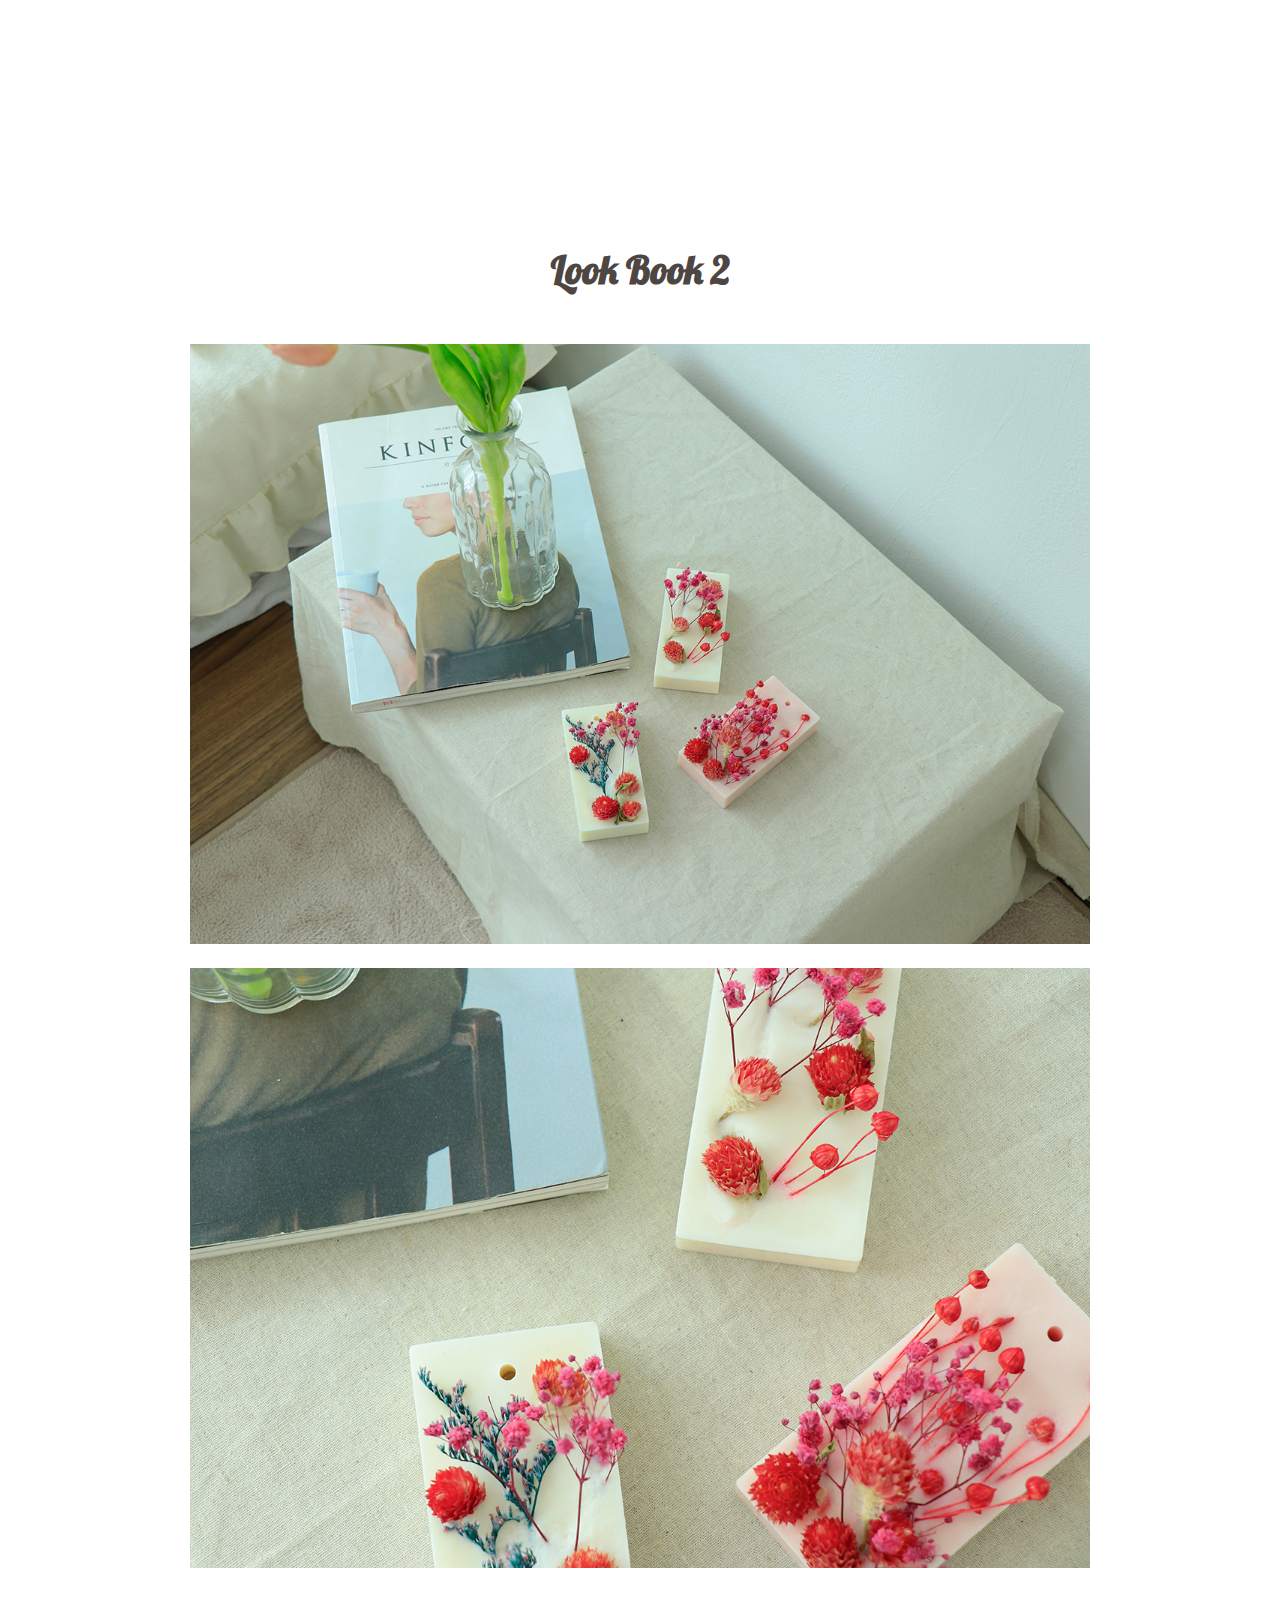
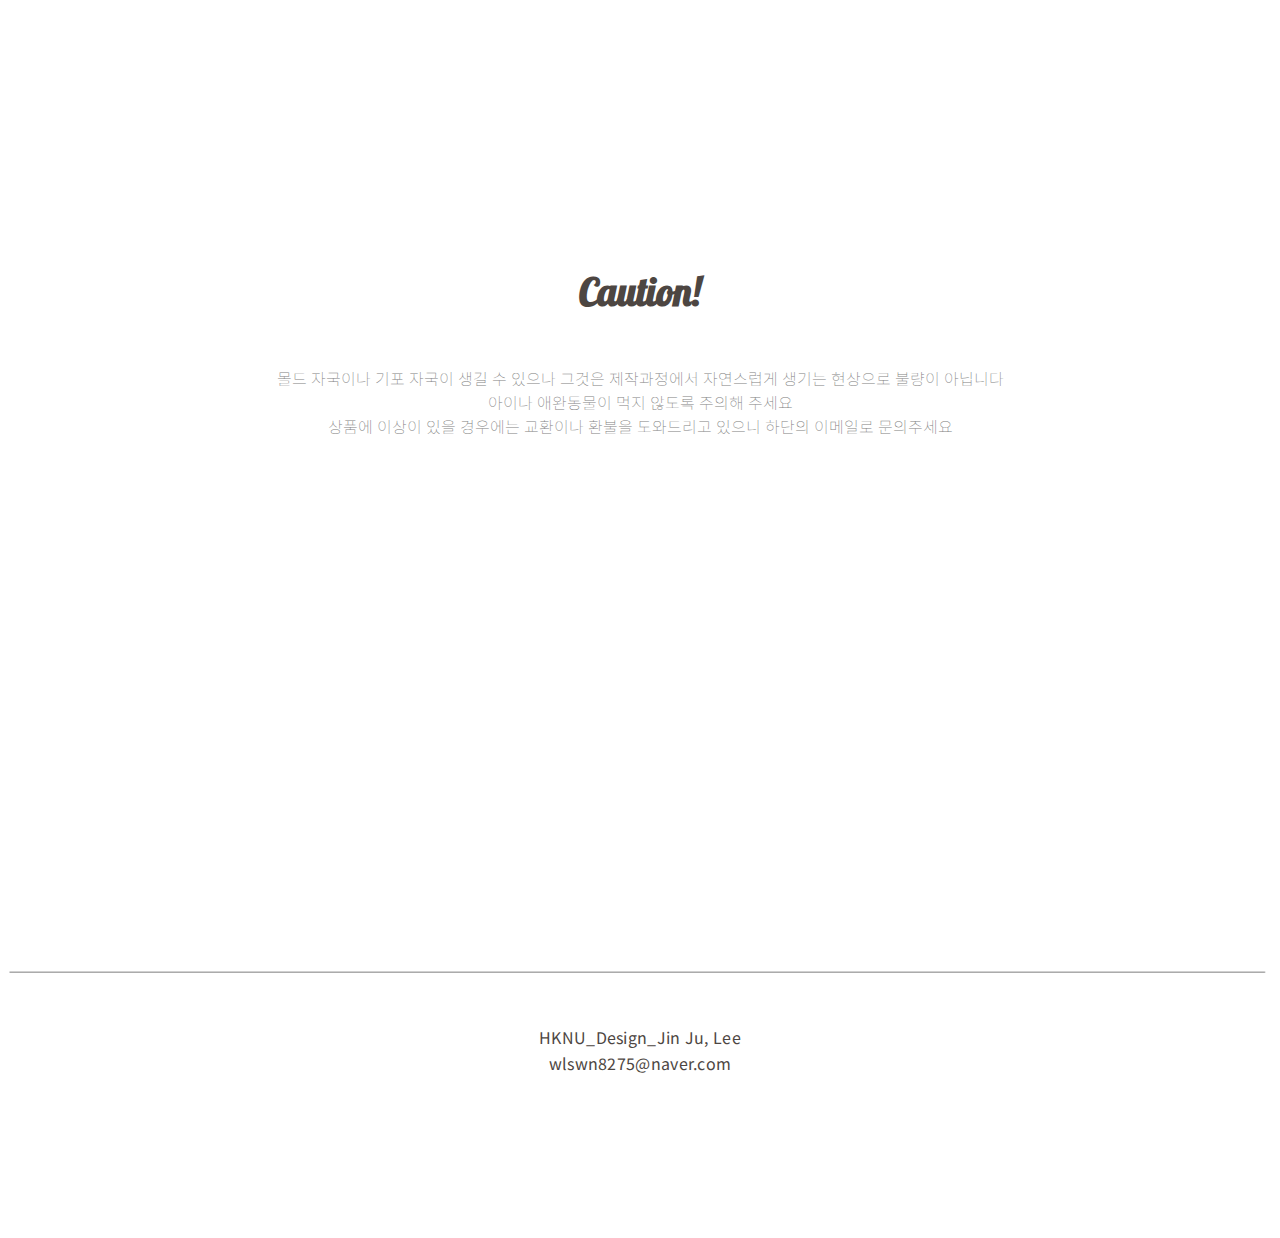
<file: index2.html>
<!DOCTYPE html>
<html>
<head>
	<title>2만원의 행복 Tablet Candle</title>
	<link href="https://fonts.googleapis.com/css?family=Noto+Sans+KR:300,400,500,700,900&display=swap&subset=korean" rel="stylesheet">
	<link href="https://fonts.googleapis.com/css2?family=Lobster&display=swap" rel="stylesheet">
<link rel="stylesheet" type="text/css" href="./css/style3.css">
	

</head>
<body>
	
	<header>
		<nav>
		<div class="logo">
			<a href="index1.html">
				<img src="./img/img0.png">
			</a>
		</div>
		<ul>
			<li>
				<a href="#d1">Tablet Candle</a>
			</li>
			<li>
				<a href="#d2">Look Book</a>
			</li>
			<li>
				<a href="#d3">Caution</a>
			</li>
		</ul>
		</nav>


	</header>

	<section>
		<div class="item-wrap2">
			<div class="item2">
				<img src="./img/img31.jpg"/>
			</div>
			<div class="item2">
				<img src="./img/img32.png"/>
			</div>
		</div>
	</section>




	<section id="d1">
		<h2>Tablet Candle</h2>
		<div class="f-section">
		<p class="korean">2만원으로 나만의 타블렛 캔들을 만들어 보세요
			<br>Pakage Box에 예쁘게 담아 배송해드립니다<br>
			구성품: 소이왁스, 몰드, 종이컵, 젓가락, 유리병, 향료(오일)
		</p>
		<br>
		<br>
		<br>
			
		</div>
		<img src="./img/img33.jpg">

			
	</section>


	<section id="d2">
	<h3>Look Book 1</h3>
		<div class="item-wrap2">
			<div class="item2">
				<img src="./img/img34.jpg"/>
			</div>

			<div class="item2">
				<img src="./img/img35.jpg"/>
			</div>
		</div>

		<div class="item-wrap2">

			<div class="item2">
				<img src="./img/img36.jpg"/>
			</div>

			<div class="item2">
				<img src="./img/img37.jpg"/>
			</div>
		</div>

	</section>

	<section>
	<h3>Look Book 2</h3>
		<img src="./img/img38.jpg"><br>
		<img src="./img/img39.jpg">

	</section>








	

	<section id="d3">

	<h3>Caution!</h3>

	<div class="f-section">
	몰드 자국이나 기포 자국이 생길 수 있으나 그것은 제작과정에서 자연스럽게 생기는 현상으로 불량이 아닙니다<br>
	아이나 애완동물이 먹지 않도록 주의해 주세요<br>
	상품에 이상이 있을 경우에는 교환이나 환불을 도와드리고 있으니 하단의 이메일로 문의주세요<br>

	
		
	</section>
	</div>







	<footer>
		<p><br><br><br><br><br><br><br><br>
			<img src="./img/img30.png">
			<br>HKNU_Design_Jin Ju, Lee<br>wlswn8275@naver.com</p>
	</footer>
	<a style="display:scroll;
				position:fixed;
				bottom:60px;
				right:130px;" rel="nofollow"
		href="#" >
		<img src="./img/point1.png" style="width: 45px;height: 45px">
		</a>

</body>
</html>
</file>
<file: css/style.css>
* {margin: 0; padding: 0;
				font-family: 'Noto Sans KR', sans-serif;
				box-sizing: border-box; color:gray;}

		.bg-header{ background: url('../img/img1.jpg');
					background-size:cover;
					background-attachment:fixed;
					}

		.korean {
			font-weight: lighter;
			}

		html, body {scroll-behavior: smooth;}

		nav {
			position: relative;
		}


		nav ul{	position: absolute;
				right: 15%;
				height: 44px;
				}

		nav ul li{margin: auto;
					list-style-type: none;
					width: 200px; height: 44px;
					text-align: center;
					line-height: 44px;
					float: left;}

		nav ul li::after {
			display: block;
			content: "";
			clear: both;
		}


		nav ul li a{display: inline-block;
					text-decoration: none;
					font-size: 0.8em;
					color: white;
				}

		.logo{height: 44px; line-height: 44px;
			display: inline-block;
			width: 30px;
			text-align: center;
			margin-top: 10px;
			position: absolute;
			left:15%;
			}



		body{margin:0;}
		
		header{width: 100%;
				margin: auto;
				height: 900px;
				margin-bottom: 200px;
				position: relative;
			}

		header h1{margin:0;
				font-size: 500%;
				color: white; 
				text-align: center;
				font-family: 'Lobster', cursive;
				font-weight: lighter;
				position: absolute;
				top:45%;
				left:40%;
				transform:translate(-50%,-50%); 
				}

				.btn-wrap{text-align: center;}

				.btn1{
					width:300px; height: 50px;
					line-height: 25px;
					background-color: white;
					color: #4d4642;
					box-sizing: border-box;
					font-size: 25px;
					cursor: pointer;
					text-align: center;
					border-color: #4d4642;
					border-radius: 5px;
					border-width: 0.5px;

					
				}

				.btn1:hover{background-color: #4d4642;
					color: white;
					transition: all .5s ease;
							}

				.btn1:hover a{color: white}

		h2{margin:0;
			text-align: center;
			margin-bottom: 50px;
			font-size: 2.4em;
			font-family: 'Lobster', cursive;
			font-weight: lighter;
			color: #4d4642;}

		h3{margin:0;
			text-align: center;
			margin-bottom: 50px;
			font-size: 2.4em;
			font-family: 'Lobster', cursive;
			color: #4d4642;}

		h4{margin:0;
			text-align: center;
			margin-bottom: 10px;
			font-size: 6em; color:black;}

		h5{margin:0;
			text-align: center;
			margin-bottom: 50px;
			font-size: 1em; color:black;}

		h6{margin:0;	
			font-size: 1em;
			color: gray;
			font-weight: normal;}


		img{display: block; width: 100%;}

		p{margin:0;
			line-height: 26px;
			letter-spacing: 0.3px;
			}


		section{width: 900px; margin: auto;
				margin-bottom: 300px;
				}

		section div a {text-decoration: none;
						display: inline-block;
						color: gray;
						font-style: italic;
						}

		footer{width: 100%; margin: auto;
				text-align: center;
				height: 700px;

				background: url('../img/img1.jpg');
				background-size:cover;
				background-attachment:fixed;
				color: white;
				}

		footer * {
			color:white;
		}
		

		.band-banner1{background:url(../img/img12.jpg);
			background-size:cover;
			background-attachment:fixed;
			margin: 150px 0;
			height:800px;}

		.f-section{text-align: center;
					font-weight: lighter;}
		.s-section{text-align: center;
					font-size: 15px;
					font-weight: lighter;}

		.item-wrap1 {
				display: flex;}

		.item1{width: 300px;
			height: 300px;
			padding:10px;
			position: relative;}

		.item1 .image-cover {
			position: absolute;
			top:10px;
			width:280px;
			height:280px;
			transition: all .5s ease;
			background: rgba(255,255,255,0);
		}
		.item1 .image-cover p {
			text-align: center;
			line-height: 280px;
			opacity: 0;
			transition: all .5s ease;
		}	
		.item1 .image-cover p a {
			text-decoration: none;
						display: inline-block;
						color: black;
						font-style:normal;
						font-size:20px;
		}
		.item1 .image-cover:hover {
			background: rgba(255,255,255,.7);
		}
		.item1 .image-cover:hover p {
			opacity:.5;
		}
		.item1 img {
			width:100%;}

		.band-banner2{background: url(../img/img13.jpg);
			background-size:cover;
			background-attachment:fixed;
			margin: 150px 0;
			height:800px;}
		
		.item-wrap2 {
				display: flex;}

		.item2{width: 500px;
			height: 320px;
			padding:10px;}

		.item-wrap3 {height: 50px;
				display: flex;
				}

		.item3{width: 500px;
			height: 50px;
			padding:5px;
			text-align: center;
			line-height: 50px;
			
			}

		.band-banner3{background: url(../img/img14.jpg);
			background-size:cover;
			background-attachment:fixed;
			margin: 150px 0;
			height:800px;}

		div ol li {list-style-type: circle;
					list-style-position: inside;}


			.btn2{
					width:300px; height: 50px;
					line-height: 25px;
					background-color: white;
					color: #4d4642;
					box-sizing: border-box;
					font-size: 25px;
					cursor: pointer;
					text-align: center;
					border-color: #4d4642;
					border-radius: 5px;
					border-width: 0.5px;

					
				}

				.btn2:hover{background-color: #4d4642;
					color: white;
					transition: all .5s ease;
							}

				.btn2:hover a{color: white}

		.final-section {text-align: center;
						font-weight: lighter;}
</file>
<file: css/style2.css>
* {margin: 0; padding: 0;
				font-family: 'Noto Sans KR', sans-serif;
				box-sizing: border-box; color:gray;}

		.korean {
			font-weight: lighter;
			}

		html, body {scroll-behavior: smooth;}

		nav {
			position: relative;
		}


		nav ul{	position: absolute;
				right: 15%;
				height: 44px;
				}

		nav ul li{margin: auto;
					list-style-type: none;
					width: 200px; height: 44px;
					text-align: center;
					line-height: 44px;
					float: left;}

		nav ul li::after {
			display: block;
			content: "";
			clear: both;
		}


		nav ul li a{display: inline-block;
					text-decoration: none;
					font-size: 0.8em;
					color: #4d4642;
				}

		.logo{height: 44px; line-height: 44px;
			display: inline-block;
			width: 30px;
			text-align: center;
			margin-top: 10px;
			position: absolute;
			left:15%;
			}



		body{margin:0;}
		
		header{width: 100%;
				margin: auto;
				height: 50px;
				margin-bottom: 200px;
				position: relative;
			}


		h2{margin:0;
			text-align: center;
			margin-bottom: 50px;
			font-size: 2.4em;
			font-family: 'Lobster', cursive;
			font-weight: lighter;
			color: #4d4642;}

		h3{margin:0;
			text-align: center;
			margin-bottom: 50px;
			font-size: 2.4em;
			font-family: 'Lobster', cursive;
			color: #4d4642;}

		h4{margin:0;
			text-align: center;
			margin-bottom: 10px;
			font-size: 6em; color:black;}

		h5{margin:0;
			text-align: center;
			margin-bottom: 50px;
			font-size: 1em; color:black;}

		h6{margin:0;	
			font-size: 1em;
			color: gray;
			font-weight: normal;}


		img{display: block; width: 100%;}

		p{margin:0;
			line-height: 26px;
			letter-spacing: 0.3px;
			}


		section{width: 900px; margin: auto;
				margin-bottom: 300px;
				}

		section div a {text-decoration: none;
						display: inline-block;
						color: gray;
						font-style: italic;
						}

		footer{width: 100%; margin: auto;
				text-align: center;
				height: 500px;
				
				}

		footer * {
			text-align: center;
			color:#4d4642;
		}
		


		.f-section{text-align: center;
					font-weight: lighter;}
		.s-section{text-align: center;
					font-size: 15px;
					font-weight: lighter;}

		.item-wrap1 {
				display: flex;}

		.item1{width: 300px;
			height: 300px;
			padding:10px;
			position: relative;}

		.item1 .image-cover {
			position: absolute;
			top:10px;
			width:280px;
			height:280px;
			transition: all .5s ease;
			background: rgba(255,255,255,0);
		}
		.item1 .image-cover p {
			text-align: center;
			line-height: 280px;
			opacity: 0;
			transition: all .5s ease;
		}	
		.item1 .image-cover p a {
			text-decoration: none;
						display: inline-block;
						color: black;
						font-style:normal;
						font-size:20px;
		}
		
		
		}
		.item1 img {
			width:100%;}


		
		.item-wrap2 {
				display: flex;
		}

		.item2{width: 500px;
			height: 320px;
			padding:10px;}

		.item-wrap3 {height: 50px;
				display: flex;
				}

		.item3{width: 500px;
			height: 50px;
			padding:5px;
			text-align: center;
			line-height: 50px;
			
			}



		div ol li {list-style-type: circle;
					list-style-position: inside;}

		.final-section {text-align: center;
						font-weight: lighter;}
</file>
<file: css/style3.css>
* {margin: 0; padding: 0;
				font-family: 'Noto Sans KR', sans-serif;
				box-sizing: border-box; color:gray;}

		.korean {
			font-weight: lighter;
			}

		html, body {scroll-behavior: smooth;}

		nav {
			position: relative;
		}


		nav ul{	position: absolute;
				right: 15%;
				height: 44px;
				}

		nav ul li{margin: auto;
					list-style-type: none;
					width: 200px; height: 44px;
					text-align: center;
					line-height: 44px;
					float: left;}

		nav ul li::after {
			display: block;
			content: "";
			clear: both;
		}


		nav ul li a{display: inline-block;
					text-decoration: none;
					font-size: 0.8em;
					color: #4d4642;
				}

		.logo{height: 44px; line-height: 44px;
			display: inline-block;
			width: 30px;
			text-align: center;
			margin-top: 10px;
			position: absolute;
			left:15%;
			}



		body{margin:0;}
		
		header{width: 100%;
				margin: auto;
				height: 50px;
				margin-bottom: 200px;
				position: relative;
			}


		h2{margin:0;
			text-align: center;
			margin-bottom: 50px;
			font-size: 2.4em;
			font-family: 'Lobster', cursive;
			font-weight: lighter;
			color: #4d4642;}

		h3{margin:0;
			text-align: center;
			margin-bottom: 50px;
			font-size: 2.4em;
			font-family: 'Lobster', cursive;
			color: #4d4642;}

		h4{margin:0;
			text-align: center;
			margin-bottom: 10px;
			font-size: 6em; color:black;}

		h5{margin:0;
			text-align: center;
			margin-bottom: 50px;
			font-size: 1em; color:black;}

		h6{margin:0;	
			font-size: 1em;
			color: gray;
			font-weight: normal;}


		img{display: block; width: 100%;}

		p{margin:0;
			line-height: 26px;
			letter-spacing: 0.3px;
			}


		section{width: 900px; margin: auto;
				margin-bottom: 300px;
				}

		section div a {text-decoration: none;
						display: inline-block;
						color: gray;
						font-style: italic;
						}

		footer{width: 100%; margin: auto;
				text-align: center;
				height: 500px;
				
				}

		footer * {
			text-align: center;
			color:#4d4642;
		}
		


		.f-section{text-align: center;
					font-weight: lighter;}
		.s-section{text-align: center;
					font-size: 15px;
					font-weight: lighter;}



		.item-wrap1 {
				display: flex;}

		.item1{width: 300px;
			height: 300px;
			padding:10px;
			position: relative;}

		.item1 img {
			width:100%;}




		.item-wrap2 {
				display: flex;}

		.item2{width: 500px;
			height: 450px;
			padding:5px;}




		.final-section {text-align: center;
						font-weight: lighter;}
</file>
